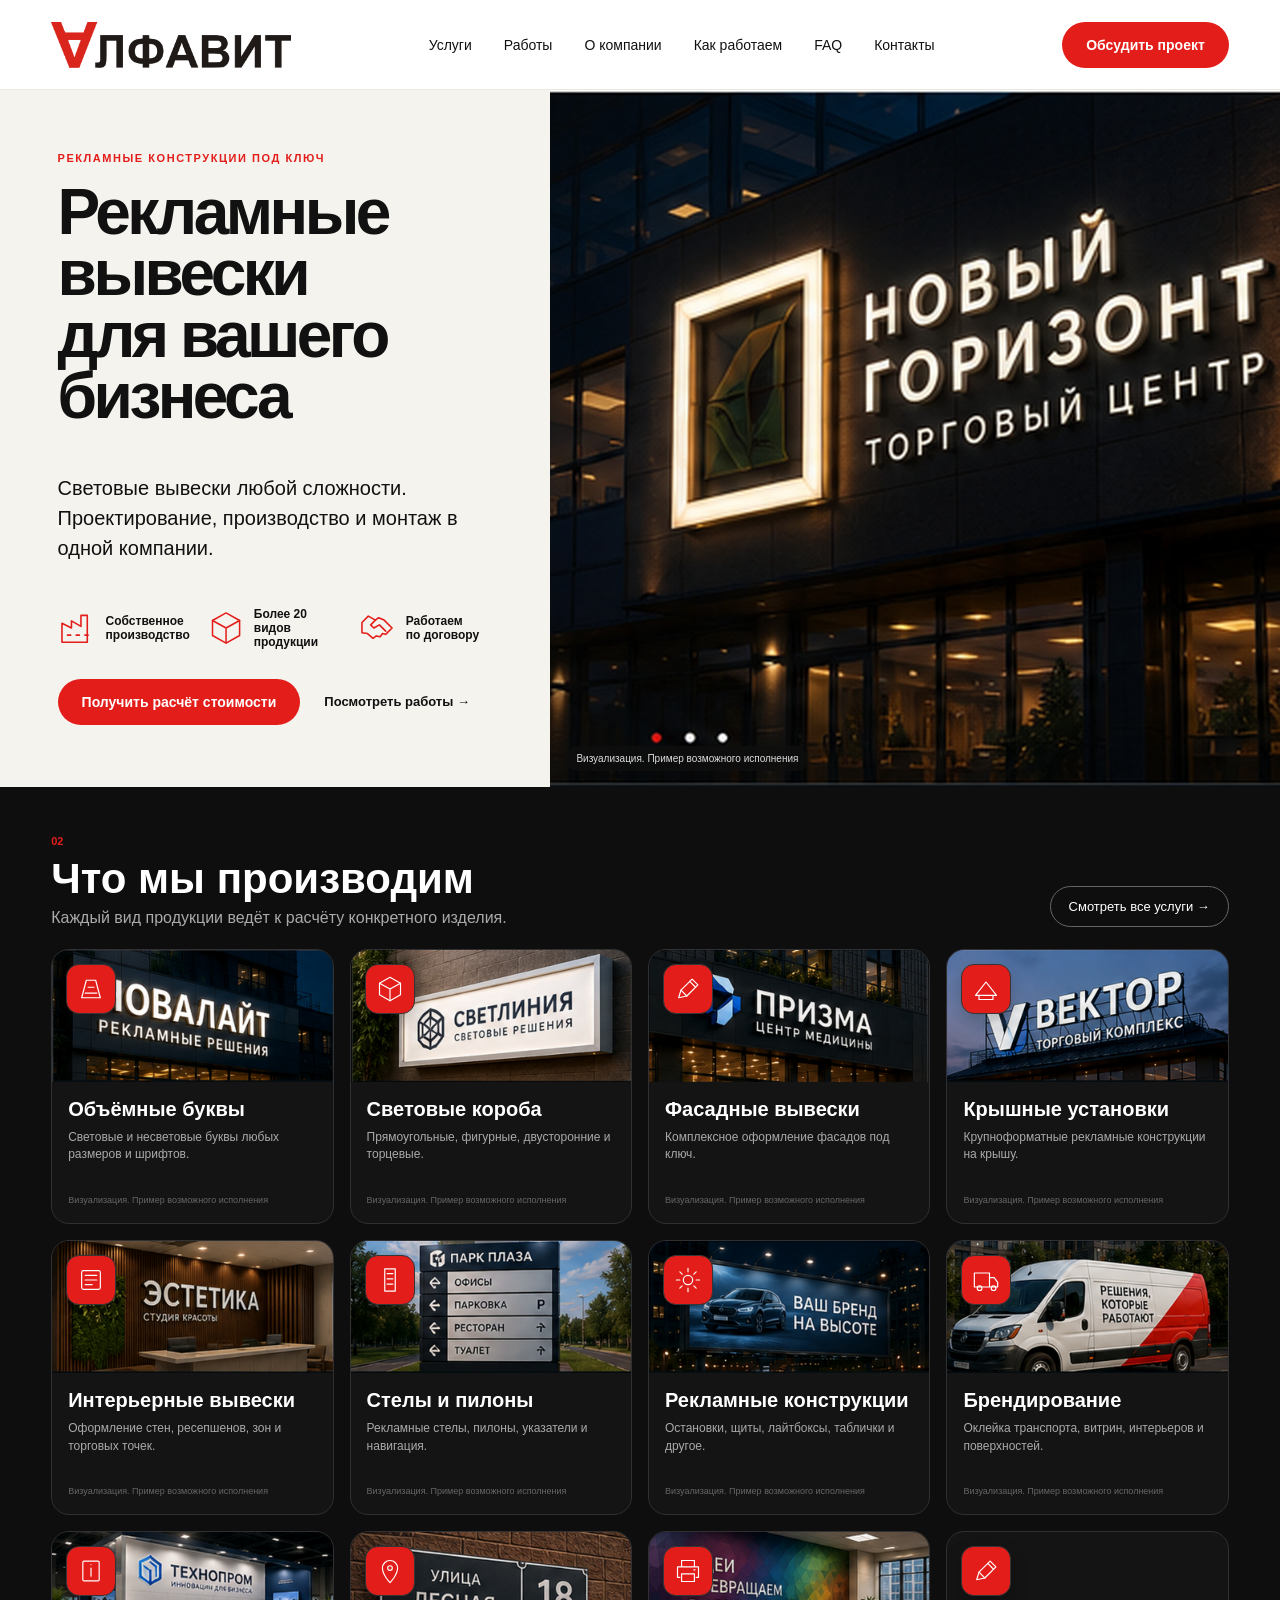
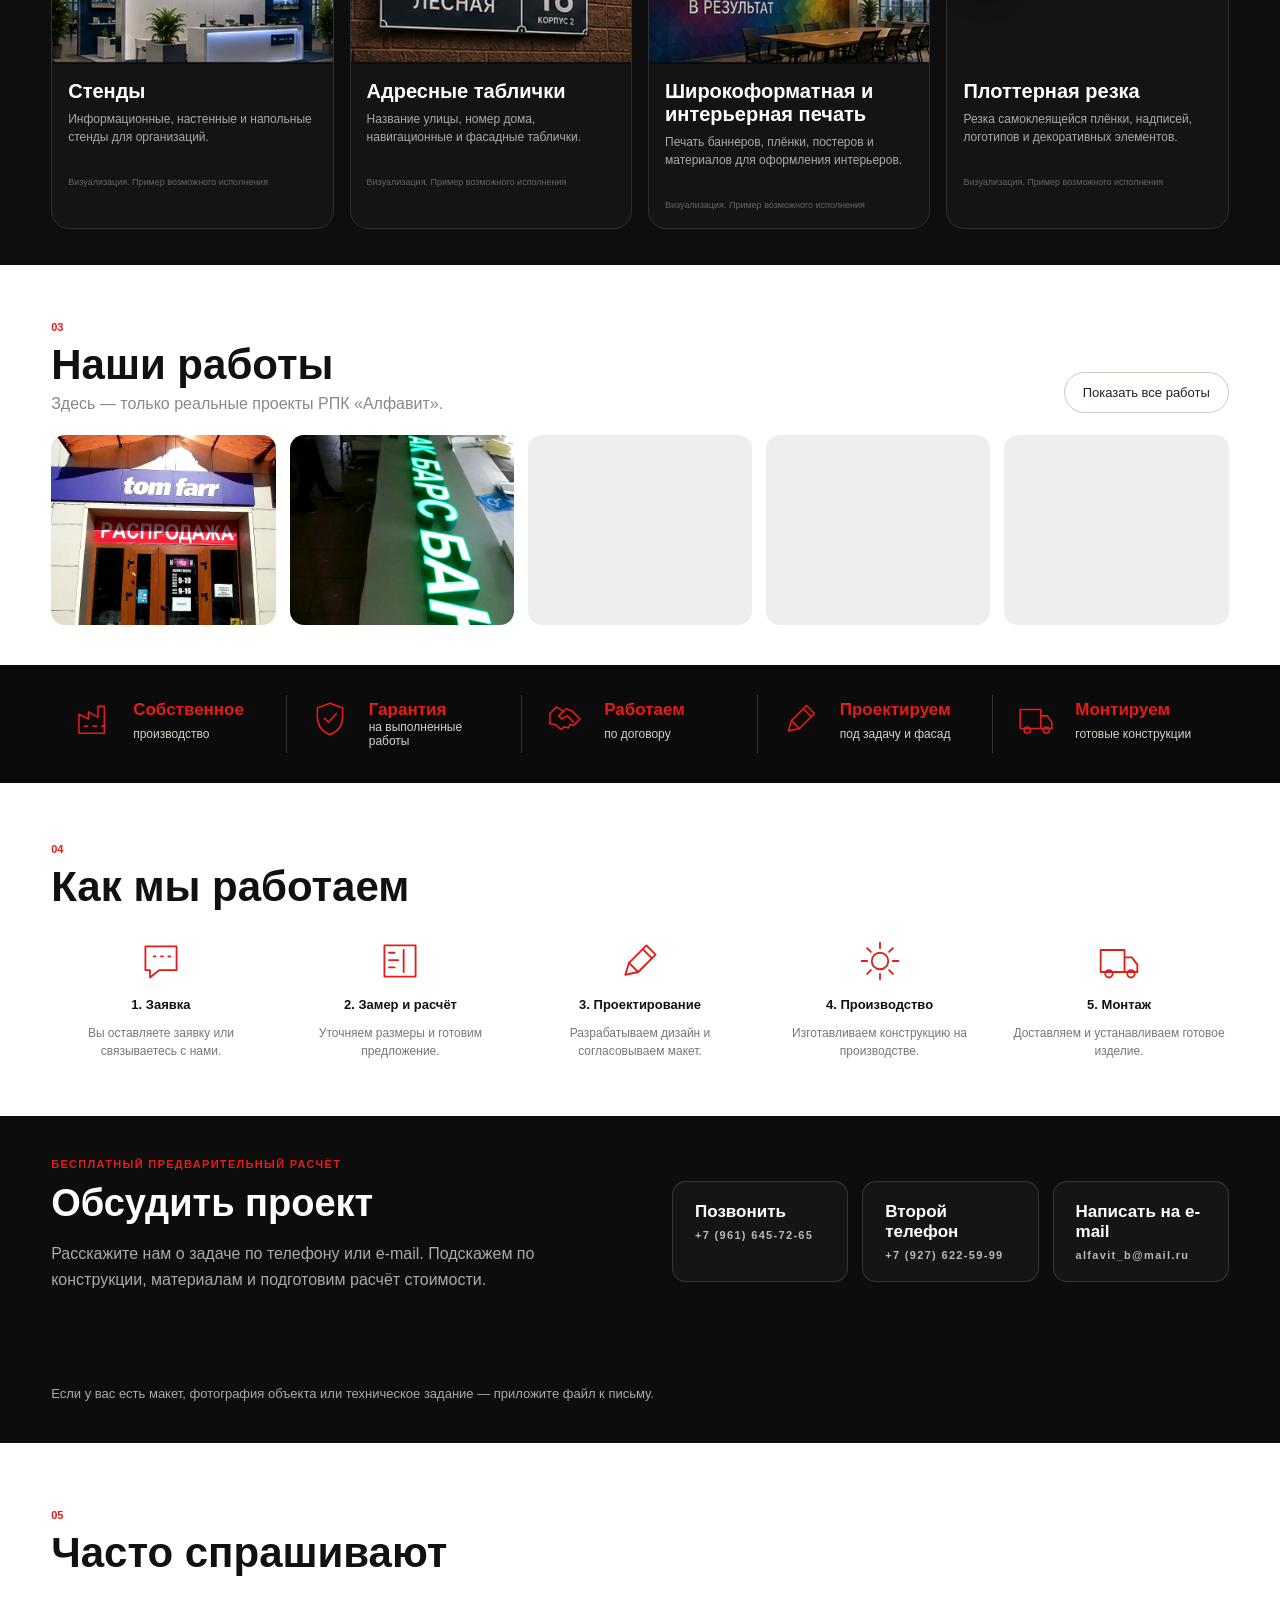
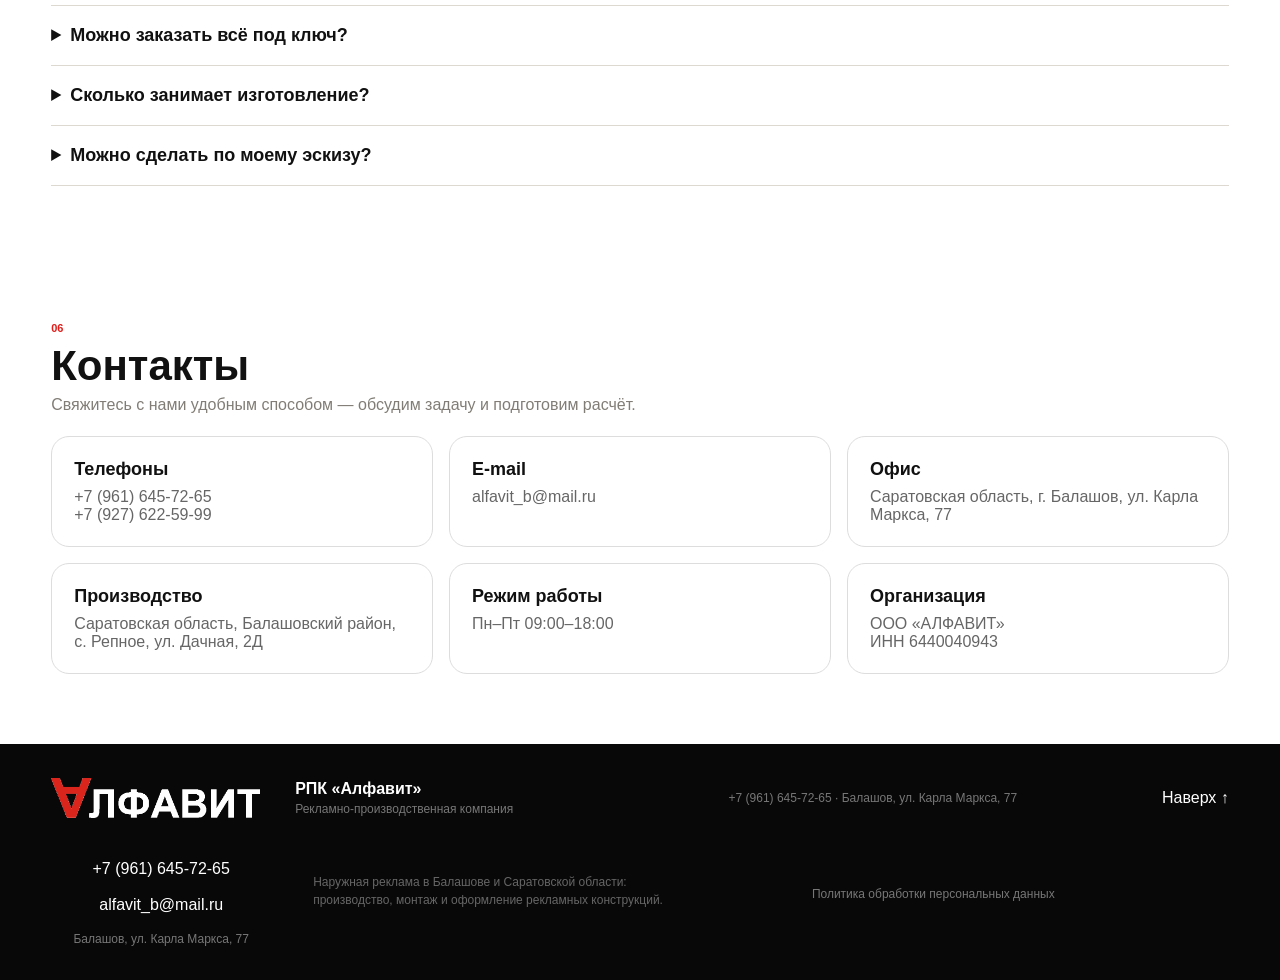
<file: index.html>
<!DOCTYPE html>

<html lang="ru">
<head>
<!-- BUILD: ALFAVIT-SEO-READY-20260820 -->

<title>РПК «Алфавит» — вывески, наружная реклама и печать в Балашове</title>
<meta name="description" content="Производство рекламных конструкций в Балашове: объёмные буквы, световые короба, фасадные и крышные вывески, стелы, стенды, брендирование, широкоформатная печать и плоттерная резка.">
<meta name="robots" content="index,follow,max-image-preview:large,max-snippet:-1,max-video-preview:-1">
<link rel="canonical" href="https://alfavit.nikolaryzh.workers.dev/">
<meta property="og:type" content="website">
<meta property="og:locale" content="ru_RU">
<meta property="og:site_name" content="РПК «Алфавит»">
<meta property="og:title" content="РПК «Алфавит» — вывески, наружная реклама и печать в Балашове">
<meta property="og:description" content="Производство рекламных конструкций в Балашове: объёмные буквы, световые короба, фасадные и крышные вывески, стелы, стенды, брендирование, широкоформатная печать и плоттерная резка.">
<meta property="og:url" content="https://alfavit.nikolaryzh.workers.dev/">
<meta property="og:image" content="https://alfavit.nikolaryzh.workers.dev/hero-novyi-gorizont.jpg">
<meta name="twitter:card" content="summary_large_image">
<meta name="twitter:title" content="РПК «Алфавит» — вывески, наружная реклама и печать в Балашове">
<meta name="twitter:description" content="Производство рекламных конструкций в Балашове: объёмные буквы, световые короба, фасадные и крышные вывески, стелы, стенды, брендирование, широкоформатная печать и плоттерная резка.">
<meta name="twitter:image" content="https://alfavit.nikolaryzh.workers.dev/hero-novyi-gorizont.jpg">
<script type="application/ld+json">{"@context": "https://schema.org", "@type": ["LocalBusiness", "Organization"], "name": "РПК «Алфавит»", "legalName": "ООО «АЛФАВИТ»", "url": "https://alfavit.nikolaryzh.workers.dev/", "logo": "https://alfavit.nikolaryzh.workers.dev/logo-transparent.png", "image": "https://alfavit.nikolaryzh.workers.dev/hero-novyi-gorizont.jpg", "email": "alfavit_b@mail.ru", "telephone": ["+7-961-645-72-65", "+7-927-622-59-99"], "taxID": "6440040943", "address": {"@type": "PostalAddress", "streetAddress": "ул. Карла Маркса, 77", "addressLocality": "Балашов", "addressRegion": "Саратовская область", "postalCode": "412316", "addressCountry": "RU"}, "openingHoursSpecification": [{"@type": "OpeningHoursSpecification", "dayOfWeek": ["Monday", "Tuesday", "Wednesday", "Thursday", "Friday"], "opens": "09:00", "closes": "18:00"}], "areaServed": [{"@type": "City", "name": "Балашов"}, {"@type": "AdministrativeArea", "name": "Саратовская область"}], "description": "Производство рекламных конструкций в Балашове: объёмные буквы, световые короба, фасадные и крышные вывески, стелы, стенды, брендирование, широкоформатная печать и плоттерная резка."}</script>




<meta charset="utf-8"/>
<meta content="width=device-width,initial-scale=1" name="viewport"/>

<meta content="РПК «Алфавит»: проектирование, производство и монтаж рекламных вывесок, объёмных букв, световых коробов и фасадных конструкций." name="description"/>
<link href="style.css" rel="stylesheet"/>
<meta content="#ffffff" name="theme-color"/><meta content="website" property="og:type"/><meta content="ru_RU" property="og:locale"/><meta content="РПК «Алфавит» — рекламные вывески и наружная реклама" property="og:title"/><meta content="Проектирование, производство и монтаж рекламных вывесок, световых конструкций и наружной рекламы в Балашове." property="og:description"/><link href="favicon.png" rel="icon" sizes="32x32"/><link href="apple-touch-icon.png" rel="apple-touch-icon" sizes="180x180"/></head>
<body>
<header class="topbar">
<a class="logo" href="#top"><img alt="АЛФАВИТ" src="logo-transparent.png"/></a>
<button aria-controls="mainNav" aria-expanded="false" aria-label="Открыть меню" class="menu-toggle" type="button">☰</button><nav id="mainNav">
<a href="#services">Услуги</a>
<a href="#works">Работы</a>
<a href="#about">О компании</a>
<a href="#steps">Как работаем</a>
<a href="#faq">FAQ</a>
<a href="#contacts">Контакты</a>
</nav>
<a class="header-cta" href="#calc">Обсудить проект</a>
</header>
<main id="top">
<section class="hero">
<div class="hero-copy">
<span class="eyebrow">РЕКЛАМНЫЕ КОНСТРУКЦИИ ПОД КЛЮЧ</span>
<h1>Рекламные<br/>вывески<br/>для вашего<br/>бизнеса</h1>
<p>Световые вывески любой сложности. Проектирование, производство и монтаж в одной компании.</p>
<div class="hero-benefits">
<div><i><svg viewbox="0 0 48 48"><path d="M5 42V18l12 6v-9l12 7V8h8v34H5Z"></path><path d="M12 33h4m7 0h4m7 0h4"></path></svg></i><span>Собственное<br/>производство</span></div>
<div><i><svg viewbox="0 0 48 48"><path d="M24 4 42 14v20L24 44 6 34V14L24 4Z"></path><path d="m6 14 18 10 18-10M24 24v20"></path></svg></i><span>Более 20 видов<br/>продукции</span></div>
<div><i><svg viewbox="0 0 48 48"><path d="m5 17 8-8 9 5 4-3 7 3 10 10-8 8-4-1-3 4-5-1-4 3-7-6-7-1V17Z"></path><path d="m22 14-6 6 4 4 7-4 8 8"></path></svg></i><span>Работаем<br/>по договору</span></div>
</div>
<div class="hero-actions">
<a class="primary" href="#calc">Получить расчёт стоимости</a>
<a class="text-link" href="#works">Посмотреть работы →</a>
</div>
</div>
<div class="hero-image">
<img alt="Визуализация рекламной вывески «Новый горизонт»" decoding="async" fetchpriority="high" height="1067" src="hero-novyi-gorizont.jpg" width="1600"/>
<span>Визуализация. Пример возможного исполнения</span>
</div>
</section>
<section class="services" id="services">
<div class="section-head dark-head">
<div><small>02</small><h2>Что мы производим</h2><p>Каждый вид продукции ведёт к расчёту конкретного изделия.</p></div>
<a class="ghost" href="#calc">Смотреть все услуги →</a>
</div>
<div class="service-grid">
<article aria-haspopup="dialog" aria-label="Подробнее: Объёмные буквы" class="service-card" data-service="Объёмные буквы" role="button" tabindex="0">
<img alt="Объёмные буквы — визуализация" decoding="async" height="660" loading="lazy" src="service-letters.jpg?v=20260819-finalclean" width="1400"/>
<div class="service-icon"><svg viewbox="0 0 48 48"><path d="M8 39h32L32 9H16L8 39Z"></path><path d="M14 31h20M19 21h10"></path></svg></div>
<div class="service-body">
<h3>Объёмные буквы</h3>
<p>Световые и несветовые буквы любых размеров и шрифтов.</p>
<span>Визуализация. Пример возможного исполнения</span>
</div>
</article>
<article aria-haspopup="dialog" aria-label="Подробнее: Световые короба" class="service-card" data-service="Световые короба" role="button" tabindex="0">
<img alt="Световые короба — визуализация" decoding="async" height="660" loading="lazy" src="service-lightbox.jpg?v=20260819-finalclean" width="1400"/>
<div class="service-icon"><svg viewbox="0 0 48 48"><path d="M24 4 42 14v20L24 44 6 34V14L24 4Z"></path><path d="m6 14 18 10 18-10M24 24v20"></path></svg></div>
<div class="service-body">
<h3>Световые короба</h3>
<p>Прямоугольные, фигурные, двусторонние и торцевые.</p>
<span>Визуализация. Пример возможного исполнения</span>
</div>
</article>
<article aria-haspopup="dialog" aria-label="Подробнее: Фасадные вывески" class="service-card" data-service="Фасадные вывески" role="button" tabindex="0">
<img alt="Фасадные вывески — визуализация" decoding="async" height="660" loading="lazy" src="service-facade.jpg?v=20260819-finalclean" width="1400"/>
<div class="service-icon"><svg viewbox="0 0 48 48"><path d="m8 39 4-13L31 7l10 10-19 19-14 3Z"></path><path d="m27 11 10 10M12 26l10 10"></path></svg></div>
<div class="service-body">
<h3>Фасадные вывески</h3>
<p>Комплексное оформление фасадов под ключ.</p>
<span>Визуализация. Пример возможного исполнения</span>
</div>
</article>
<article aria-haspopup="dialog" aria-label="Подробнее: Крышные установки" class="service-card" data-service="Крышные установки" role="button" tabindex="0">
<img alt="Крышные установки — визуализация" decoding="async" height="660" loading="lazy" src="service-roof.jpg?v=20260819-finalclean" width="1400"/>
<div class="service-icon"><svg viewbox="0 0 48 48"><path d="M6 35h36L24 12 6 35Z"></path><path d="M12 35v7h24v-7"></path></svg></div>
<div class="service-body">
<h3>Крышные установки</h3>
<p>Крупноформатные рекламные конструкции на крышу.</p>
<span>Визуализация. Пример возможного исполнения</span>
</div>
</article>
<article aria-haspopup="dialog" aria-label="Подробнее: Интерьерные вывески" class="service-card" data-service="Интерьерные вывески" role="button" tabindex="0">
<img alt="Интерьерные вывески — визуализация" decoding="async" height="660" loading="lazy" src="service-interior.jpg?v=20260819-finalclean" width="1400"/>
<div class="service-icon"><svg viewbox="0 0 48 48"><rect height="32" rx="3" width="32" x="8" y="8"></rect><path d="M14 16h20M14 24h20M14 32h12"></path></svg></div>
<div class="service-body">
<h3>Интерьерные вывески</h3>
<p>Оформление стен, ресепшенов, зон и торговых точек.</p>
<span>Визуализация. Пример возможного исполнения</span>
</div>
</article>
<article aria-haspopup="dialog" aria-label="Подробнее: Стелы и пилоны" class="service-card" data-service="Стелы и пилоны" role="button" tabindex="0">
<img alt="Стелы и пилоны — визуализация" decoding="async" height="660" loading="lazy" src="service-pylon.jpg?v=20260819-finalclean" width="1400"/>
<div class="service-icon"><svg viewbox="0 0 48 48"><path d="M15 5h18v38H15z"></path><path d="M19 13h10M19 22h10M19 31h10"></path></svg></div>
<div class="service-body">
<h3>Стелы и пилоны</h3>
<p>Рекламные стелы, пилоны, указатели и навигация.</p>
<span>Визуализация. Пример возможного исполнения</span>
</div>
</article>
<article aria-haspopup="dialog" aria-label="Подробнее: Рекламные конструкции" class="service-card" data-service="Рекламные конструкции" role="button" tabindex="0">
<img alt="Рекламные конструкции — визуализация" decoding="async" height="660" loading="lazy" src="service-structures.jpg?v=20260819-finalclean" width="1400"/>
<div class="service-icon"><svg viewbox="0 0 48 48"><circle cx="24" cy="24" r="8"></circle><path d="M24 4v6m0 28v6M4 24h6m28 0h6M10 10l4 4m20 20 4 4m0-28-4 4M14 34l-4 4"></path></svg></div>
<div class="service-body">
<h3>Рекламные конструкции</h3>
<p>Остановки, щиты, лайтбоксы, таблички и другое.</p>
<span>Визуализация. Пример возможного исполнения</span>
</div>
</article>
<article aria-haspopup="dialog" aria-label="Подробнее: Брендирование" class="service-card" data-service="Брендирование" role="button" tabindex="0">
<img alt="Брендирование — визуализация" decoding="async" height="660" loading="lazy" src="service-branding.jpg?v=20260819-finalclean" width="1400"/>
<div class="service-icon"><svg viewbox="0 0 48 48"><path d="M4 12h26v24H4zM30 20h8l6 8v8H30z"></path><circle cx="13" cy="38" r="4"></circle><circle cx="37" cy="38" r="4"></circle></svg></div>
<div class="service-body">
<h3>Брендирование</h3>
<p>Оклейка транспорта, витрин, интерьеров и поверхностей.</p>
<span>Визуализация. Пример возможного исполнения</span>
</div>
</article>
<article aria-haspopup="dialog" aria-label="Подробнее: Стенды" class="service-card" data-service="Стенды" role="button" tabindex="0">
<img alt="Стенды — визуализация" decoding="async" height="660" loading="lazy" src="service-stands.jpg?v=20260819-finalclean" width="1400"/>
<div class="service-icon"><svg viewbox="0 0 48 48"><rect height="34" rx="2" width="28" x="10" y="7"></rect><path d="M24 19v14M24 13h.01"></path></svg></div>
<div class="service-body">
<h3>Стенды</h3>
<p>Информационные, настенные и напольные стенды для организаций.</p>
<span>Визуализация. Пример возможного исполнения</span>
</div>
</article>
<article aria-haspopup="dialog" aria-label="Подробнее: Адресные таблички" class="service-card" data-service="Адресные таблички" role="button" tabindex="0">
<img alt="Адресные таблички — визуализация" decoding="async" height="660" loading="lazy" src="service-address.jpg?v=20260819-finalclean" width="1400"/>
<div class="service-icon"><svg viewbox="0 0 48 48"><path d="M24 44s13-13 13-25a13 13 0 1 0-26 0c0 12 13 25 13 25Z"></path><circle cx="24" cy="19" r="4"></circle></svg></div>
<div class="service-body">
<h3>Адресные таблички</h3>
<p>Название улицы, номер дома, навигационные и фасадные таблички.</p>
<span>Визуализация. Пример возможного исполнения</span>
</div>
</article>
<article aria-haspopup="dialog" aria-label="Подробнее: Широкоформатная и интерьерная печать" class="service-card" data-service="Широкоформатная и интерьерная печать" role="button" tabindex="0">
<img alt="Широкоформатная и интерьерная печать — визуализация" decoding="async" height="660" loading="lazy" src="service-print.jpg?v=20260819-finalclean" width="1400"/>
<div class="service-icon"><svg viewbox="0 0 48 48"><path d="M13 16V6h22v10M10 35H6V17h36v18h-4"></path><rect height="13" width="22" x="13" y="29"></rect><path d="M34 22h2"></path></svg></div>
<div class="service-body">
<h3>Широкоформатная и интерьерная печать</h3>
<p>Печать баннеров, плёнки, постеров и материалов для оформления интерьеров.</p>
<span>Визуализация. Пример возможного исполнения</span>
</div>
</article>
<article aria-haspopup="dialog" aria-label="Подробнее: Плоттерная резка" class="service-card" data-service="Плоттерная резка" role="button" tabindex="0">
<img alt="Плоттерная резка — визуализация" decoding="async" height="660" loading="lazy" src="service-plotter.jpg?v=20260819-finalclean" width="1400"/>
<div class="service-icon"><svg viewbox="0 0 48 48"><path d="m8 39 4-13L31 7l10 10-19 19-14 3Z"></path><path d="m27 11 10 10M12 26l10 10"></path></svg></div>
<div class="service-body">
<h3>Плоттерная резка</h3>
<p>Резка самоклеящейся плёнки, надписей, логотипов и декоративных элементов.</p>
<span>Визуализация. Пример возможного исполнения</span>
</div>
</article>
</div>
</section>
<section class="works" id="works">
<div class="section-head">
<div><small>03</small><h2>Наши работы</h2><p>Здесь — только реальные проекты РПК «Алфавит».</p></div>
<button class="outline" id="showAllWorks">Показать все работы</button>
</div>
<div class="works-row">
<figure class="work-card">
<img alt="Реализованный проект РПК «Алфавит» — наружная вывеска" decoding="async" height="960" loading="lazy" src="work-01.webp" width="1280"/>
</figure>
<figure class="work-card">
<img alt="Реализованный проект РПК «Алфавит» — световые объёмные буквы" decoding="async" height="1707" loading="lazy" src="work-02.webp" width="1280"/>
</figure>
<figure class="work-card">
<img alt="Реализованный проект РПК «Алфавит» — оформление фасада" decoding="async" height="960" loading="lazy" src="work-03.webp" width="1280"/>
</figure>
<figure class="work-card">
<img alt="Реализованный проект РПК «Алфавит» — фасадная рекламная конструкция" decoding="async" height="960" loading="lazy" src="work-04.webp" width="1280"/>
</figure>
<figure class="work-card">
<img alt="Реализованный проект РПК «Алфавит» — наружная реклама" decoding="async" height="960" loading="lazy" src="work-05.webp" width="1280"/>
</figure></div>
<div class="works-more" id="worksMore">
<figure class="work-card"><img alt="Реализованный проект РПК «Алфавит» — работа 6" decoding="async" height="960" loading="lazy" src="work-06.webp" width="1280"/></figure><figure class="work-card"><img alt="Реализованный проект РПК «Алфавит» — работа 7" decoding="async" height="960" loading="lazy" src="work-07.webp" width="1280"/></figure><figure class="work-card"><img alt="Реализованный проект РПК «Алфавит» — работа 8" decoding="async" height="960" loading="lazy" src="work-08.webp" width="1280"/></figure><figure class="work-card"><img alt="Реализованный проект РПК «Алфавит» — работа 9" decoding="async" height="540" loading="lazy" src="work-09.webp" width="960"/></figure><figure class="work-card"><img alt="Реализованный проект РПК «Алфавит» — работа 10" decoding="async" height="1080" loading="lazy" src="work-10.webp" width="1080"/></figure><figure class="work-card"><img alt="Реализованный проект РПК «Алфавит» — работа 11" decoding="async" height="1080" loading="lazy" src="work-11.webp" width="1080"/></figure><figure class="work-card"><img alt="Реализованный проект РПК «Алфавит» — работа 12" decoding="async" height="567" loading="lazy" src="work-12.webp" width="1008"/></figure><figure class="work-card"><img alt="Реализованный проект РПК «Алфавит» — работа 13" decoding="async" height="567" loading="lazy" src="work-13.webp" width="1008"/></figure><figure class="work-card"><img alt="Реализованный проект РПК «Алфавит» — работа 14" decoding="async" height="521" loading="lazy" src="work-14.webp" width="1156"/></figure><figure class="work-card"><img alt="Реализованный проект РПК «Алфавит» — работа 15" decoding="async" height="960" loading="lazy" src="work-15.webp" width="1280"/></figure><figure class="work-card"><img alt="Реализованный проект РПК «Алфавит» — работа 16" decoding="async" height="960" loading="lazy" src="work-16.webp" width="1280"/></figure><figure class="work-card"><img alt="Реализованный проект РПК «Алфавит» — работа 17" decoding="async" height="960" loading="lazy" src="work-17.webp" width="1280"/></figure><figure class="work-card"><img alt="Реализованный проект РПК «Алфавит» — работа 18" decoding="async" height="960" loading="lazy" src="work-18.webp" width="1280"/></figure><figure class="work-card"><img alt="Реализованный проект РПК «Алфавит» — работа 19" decoding="async" height="960" loading="lazy" src="work-19.webp" width="1280"/></figure><figure class="work-card"><img alt="Реализованный проект РПК «Алфавит» — работа 20" decoding="async" height="960" loading="lazy" src="work-20.webp" width="1280"/></figure>
</div>
</section>
<section class="stats" id="about">
<div><i><svg viewbox="0 0 48 48"><path d="M5 42V18l12 6v-9l12 7V8h8v34H5Z"></path><path d="M12 33h4m7 0h4m7 0h4"></path></svg></i><b>Собственное</b><span>производство</span></div>
<div><i><svg viewbox="0 0 48 48"><path d="M24 4 40 10v11c0 11-7 19-16 23C15 40 8 32 8 21V10l16-6Z"></path><path d="m17 23 5 5 10-11"></path></svg></i><b>Гарантия</b><span>на выполненные работы</span></div>
<div><i><svg viewbox="0 0 48 48"><path d="m5 17 8-8 9 5 4-3 7 3 10 10-8 8-4-1-3 4-5-1-4 3-7-6-7-1V17Z"></path><path d="m22 14-6 6 4 4 7-4 8 8"></path></svg></i><b>Работаем</b><span>по договору</span></div>
<div><i><svg viewbox="0 0 48 48"><path d="m8 39 4-13L31 7l10 10-19 19-14 3Z"></path><path d="m27 11 10 10M12 26l10 10"></path></svg></i><b>Проектируем</b><span>под задачу и фасад</span></div>
<div><i><svg viewbox="0 0 48 48"><path d="M4 12h26v24H4zM30 20h8l6 8v8H30z"></path><circle cx="13" cy="38" r="4"></circle><circle cx="37" cy="38" r="4"></circle></svg></i><b>Монтируем</b><span>готовые конструкции</span></div>
</section>
<section class="steps" id="steps">
<div class="section-head">
<div><small>04</small><h2>Как мы работаем</h2></div>
</div>
<div class="step-grid">
<article><i><svg viewbox="0 0 48 48"><path d="M7 8h34v26H22l-10 8v-8H7V8Z"></path><path d="M16 19h2m6 0h2m6 0h2"></path></svg></i><b>1. Заявка</b><p>Вы оставляете заявку или связываетесь с нами.</p></article>
<article><i><svg viewbox="0 0 48 48"><path d="M7 7h34v34H7z"></path><path d="M12 15h6m-6 8h10m-10 8h6M28 12v24"></path></svg></i><b>2. Замер и расчёт</b><p>Уточняем размеры и готовим предложение.</p></article>
<article><i><svg viewbox="0 0 48 48"><path d="m8 39 4-13L31 7l10 10-19 19-14 3Z"></path><path d="m27 11 10 10M12 26l10 10"></path></svg></i><b>3. Проектирование</b><p>Разрабатываем дизайн и согласовываем макет.</p></article>
<article><i><svg viewbox="0 0 48 48"><path d="M24 15a9 9 0 1 0 0 18 9 9 0 0 0 0-18Z"></path><path d="M24 4v6m0 28v6M4 24h6m28 0h6M9.9 9.9l4.2 4.2m19.8 19.8 4.2 4.2m0-28.2-4.2 4.2M14.1 33.9l-4.2 4.2"></path></svg></i><b>4. Производство</b><p>Изготавливаем конструкцию на производстве.</p></article>
<article><i><svg viewbox="0 0 48 48"><path d="M4 12h26v24H4zM30 20h8l6 8v8H30z"></path><circle cx="13" cy="38" r="4"></circle><circle cx="37" cy="38" r="4"></circle></svg></i><b>5. Монтаж</b><p>Доставляем и устанавливаем готовое изделие.</p></article>
</div>
</section>
<section class="calc contact-cta" id="calc">
<div>
<span>БЕСПЛАТНЫЙ ПРЕДВАРИТЕЛЬНЫЙ РАСЧЁТ</span>
<h2>Обсудить проект</h2>
<p>Расскажите нам о задаче по телефону или e-mail. Подскажем по конструкции, материалам и подготовим расчёт стоимости.</p>
</div>
<div class="contact-cta-grid">
<a class="contact-cta-card" href="tel:+79616457265"><b>Позвонить</b><span>+7 (961) 645-72-65</span></a>
<a class="contact-cta-card" href="tel:+79276225999"><b>Второй телефон</b><span>+7 (927) 622-59-99</span></a>
<a class="contact-cta-card" href="mailto:alfavit_b@mail.ru?subject=Запрос%20на%20расчёт%20—%20РПК%20Алфавит"><b>Написать на e-mail</b><span>alfavit_b@mail.ru</span></a>
</div>
<p class="contact-cta-note">Если у вас есть макет, фотография объекта или техническое задание — приложите файл к письму.</p>
</section>
<section class="faq" id="faq">
<div class="section-head"><div><small>05</small><h2>Часто спрашивают</h2></div></div>
<details><summary>Можно заказать всё под ключ?</summary><p>Да. В проект можно включить замер, макет, изготовление, доставку и монтаж.</p></details>
<details><summary>Сколько занимает изготовление?</summary><p>Срок зависит от конструкции, материалов и размеров. Точный срок определяется после согласования проекта.</p></details>
<details><summary>Можно сделать по моему эскизу?</summary><p>Да. Используем ваш макет или подготовим решение с нуля.</p></details>
</section>
</main>
<section class="contacts" id="contacts">
<div class="section-head"><div><small>06</small><h2>Контакты</h2><p>Свяжитесь с нами удобным способом — обсудим задачу и подготовим расчёт.</p></div></div>
<div class="contact-grid">
<article><b>Телефоны</b><span><a href="tel:+79616457265">+7 (961) 645-72-65</a><br><a href="tel:+79276225999">+7 (927) 622-59-99</a></span></article>
<article><b>E-mail</b><span><a href="mailto:alfavit_b@mail.ru">alfavit_b@mail.ru</a></span></article>
<article><b>Офис</b><span>Саратовская область, г. Балашов, ул. Карла Маркса, 77</span></article>
<article><b>Производство</b><span>Саратовская область, Балашовский район, с. Репное, ул. Дачная, 2Д</span></article>
<article><b>Режим работы</b><span>Пн–Пт 09:00–18:00</span></article>
<article><b>Организация</b><span>ООО «АЛФАВИТ»<br>ИНН 6440040943</span></article>
</div></section>
<div aria-hidden="true" aria-labelledby="modalTitle" aria-modal="true" class="modal" id="serviceModal" role="dialog"><div class="modal-card"><button aria-label="Закрыть" class="modal-close">×</button><h3 id="modalTitle"></h3><p id="modalText"></p><button class="primary modal-calc">Обсудить проект →</button></div></div>
<div aria-hidden="true" aria-label="Просмотр работы" aria-modal="true" class="lightbox" id="lightbox" role="dialog"><button aria-label="Закрыть" class="lightbox-close">×</button><button aria-label="Предыдущая" class="lightbox-prev">‹</button><img alt="Работа РПК Алфавит"/><button aria-label="Следующая" class="lightbox-next">›</button></div>
<footer>
<img alt="АЛФАВИТ" src="logo-white.png"/>
<div><b>РПК «Алфавит»</b><span>Рекламно-производственная компания</span></div>
<div><span><a href="tel:+79616457265">+7 (961) 645-72-65</a> · Балашов, ул. Карла Маркса, 77</span></div>
<a href="#top">Наверх ↑</a>
<div class="footer-contacts"><a href="tel:+79616457265">+7 (961) 645-72-65</a><a href="mailto:alfavit_b@mail.ru">alfavit_b@mail.ru</a><span>Балашов, ул. Карла Маркса, 77</span></div><div class="seo-locality">Наружная реклама в Балашове и Саратовской области: производство, монтаж и оформление рекламных конструкций.</div><div class="legal-links"><a href="privacy-policy.html">Политика обработки персональных данных</a></div></footer>
<script src="main.js"></script>
</body>
</html>
</file>
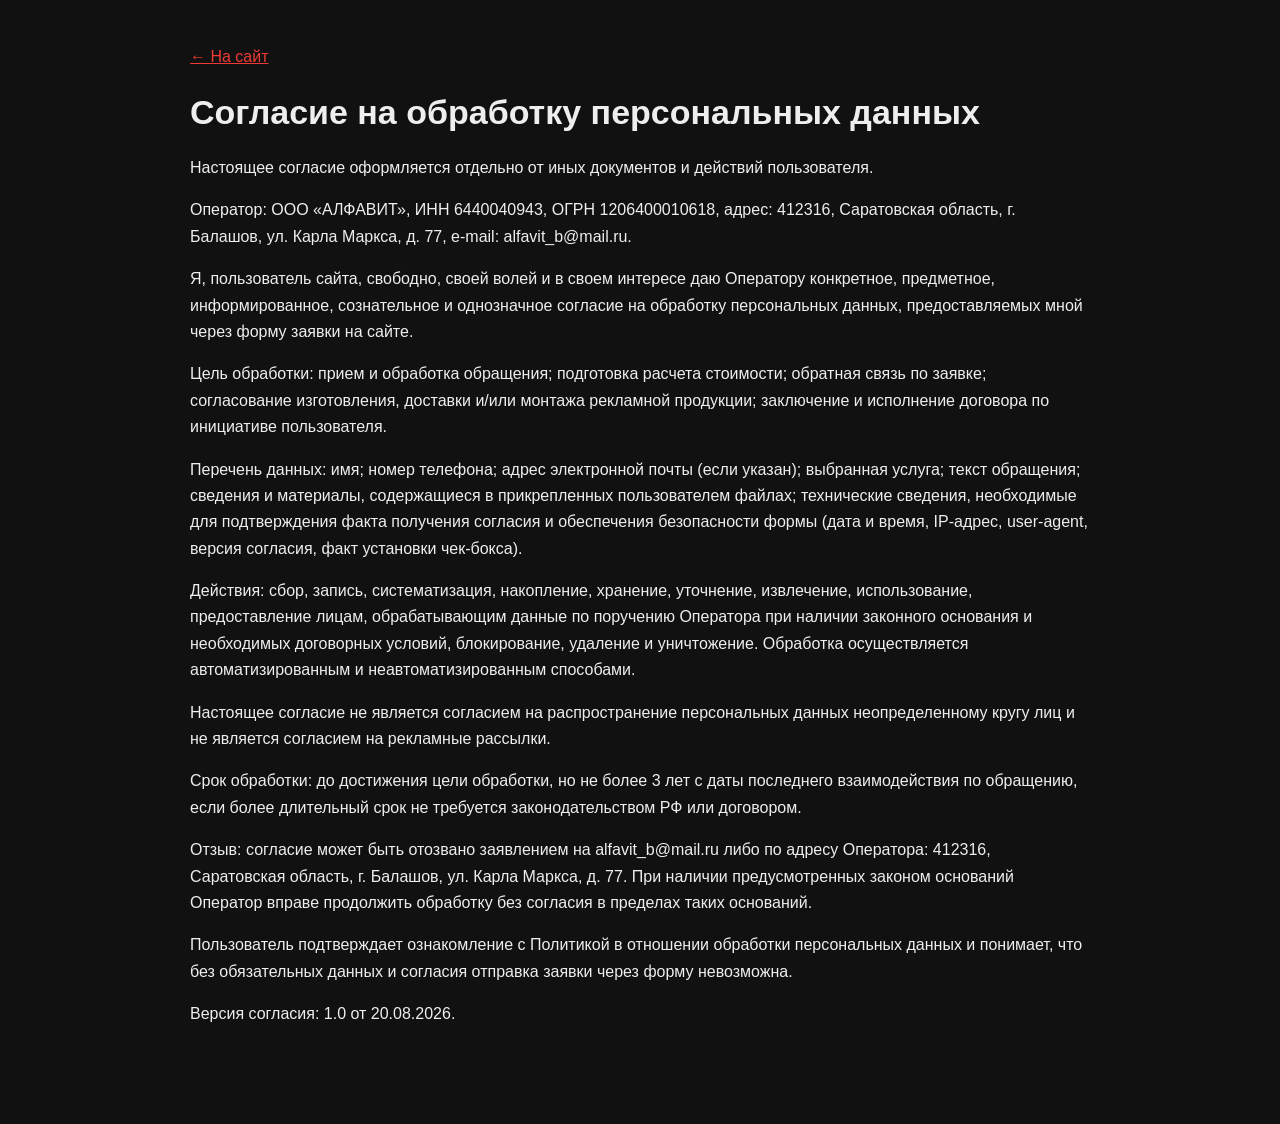
<file: consent-personal-data.html>
<!doctype html><html lang="ru"><head><meta charset="utf-8"><meta name="viewport" content="width=device-width,initial-scale=1"><title>Согласие на обработку персональных данных</title><style>body{margin:0;background:#111;color:#eee;font:16px/1.65 Arial,sans-serif}main{max-width:900px;margin:auto;padding:44px 22px 80px}a{color:#ef3b35}h1{font-size:34px;line-height:1.15}</style></head><body><main><a href="index.html">← На сайт</a><h1>Согласие на обработку персональных данных</h1><p>Настоящее согласие оформляется отдельно от иных документов и действий пользователя.</p><p>Оператор: ООО «АЛФАВИТ», ИНН 6440040943, ОГРН 1206400010618, адрес: 412316, Саратовская область, г. Балашов, ул. Карла Маркса, д. 77, e-mail: alfavit_b@mail.ru.</p><p>Я, пользователь сайта, свободно, своей волей и в своем интересе даю Оператору конкретное, предметное, информированное, сознательное и однозначное согласие на обработку персональных данных, предоставляемых мной через форму заявки на сайте.</p><p>Цель обработки: прием и обработка обращения; подготовка расчета стоимости; обратная связь по заявке; согласование изготовления, доставки и/или монтажа рекламной продукции; заключение и исполнение договора по инициативе пользователя.</p><p>Перечень данных: имя; номер телефона; адрес электронной почты (если указан); выбранная услуга; текст обращения; сведения и материалы, содержащиеся в прикрепленных пользователем файлах; технические сведения, необходимые для подтверждения факта получения согласия и обеспечения безопасности формы (дата и время, IP-адрес, user-agent, версия согласия, факт установки чек-бокса).</p><p>Действия: сбор, запись, систематизация, накопление, хранение, уточнение, извлечение, использование, предоставление лицам, обрабатывающим данные по поручению Оператора при наличии законного основания и необходимых договорных условий, блокирование, удаление и уничтожение. Обработка осуществляется автоматизированным и неавтоматизированным способами.</p><p>Настоящее согласие не является согласием на распространение персональных данных неопределенному кругу лиц и не является согласием на рекламные рассылки.</p><p>Срок обработки: до достижения цели обработки, но не более 3 лет с даты последнего взаимодействия по обращению, если более длительный срок не требуется законодательством РФ или договором.</p><p>Отзыв: согласие может быть отозвано заявлением на alfavit_b@mail.ru либо по адресу Оператора: 412316, Саратовская область, г. Балашов, ул. Карла Маркса, д. 77. При наличии предусмотренных законом оснований Оператор вправе продолжить обработку без согласия в пределах таких оснований.</p><p>Пользователь подтверждает ознакомление с Политикой в отношении обработки персональных данных и понимает, что без обязательных данных и согласия отправка заявки через форму невозможна.</p><p>Версия согласия: 1.0 от 20.08.2026.</p></main></body></html>
</file>
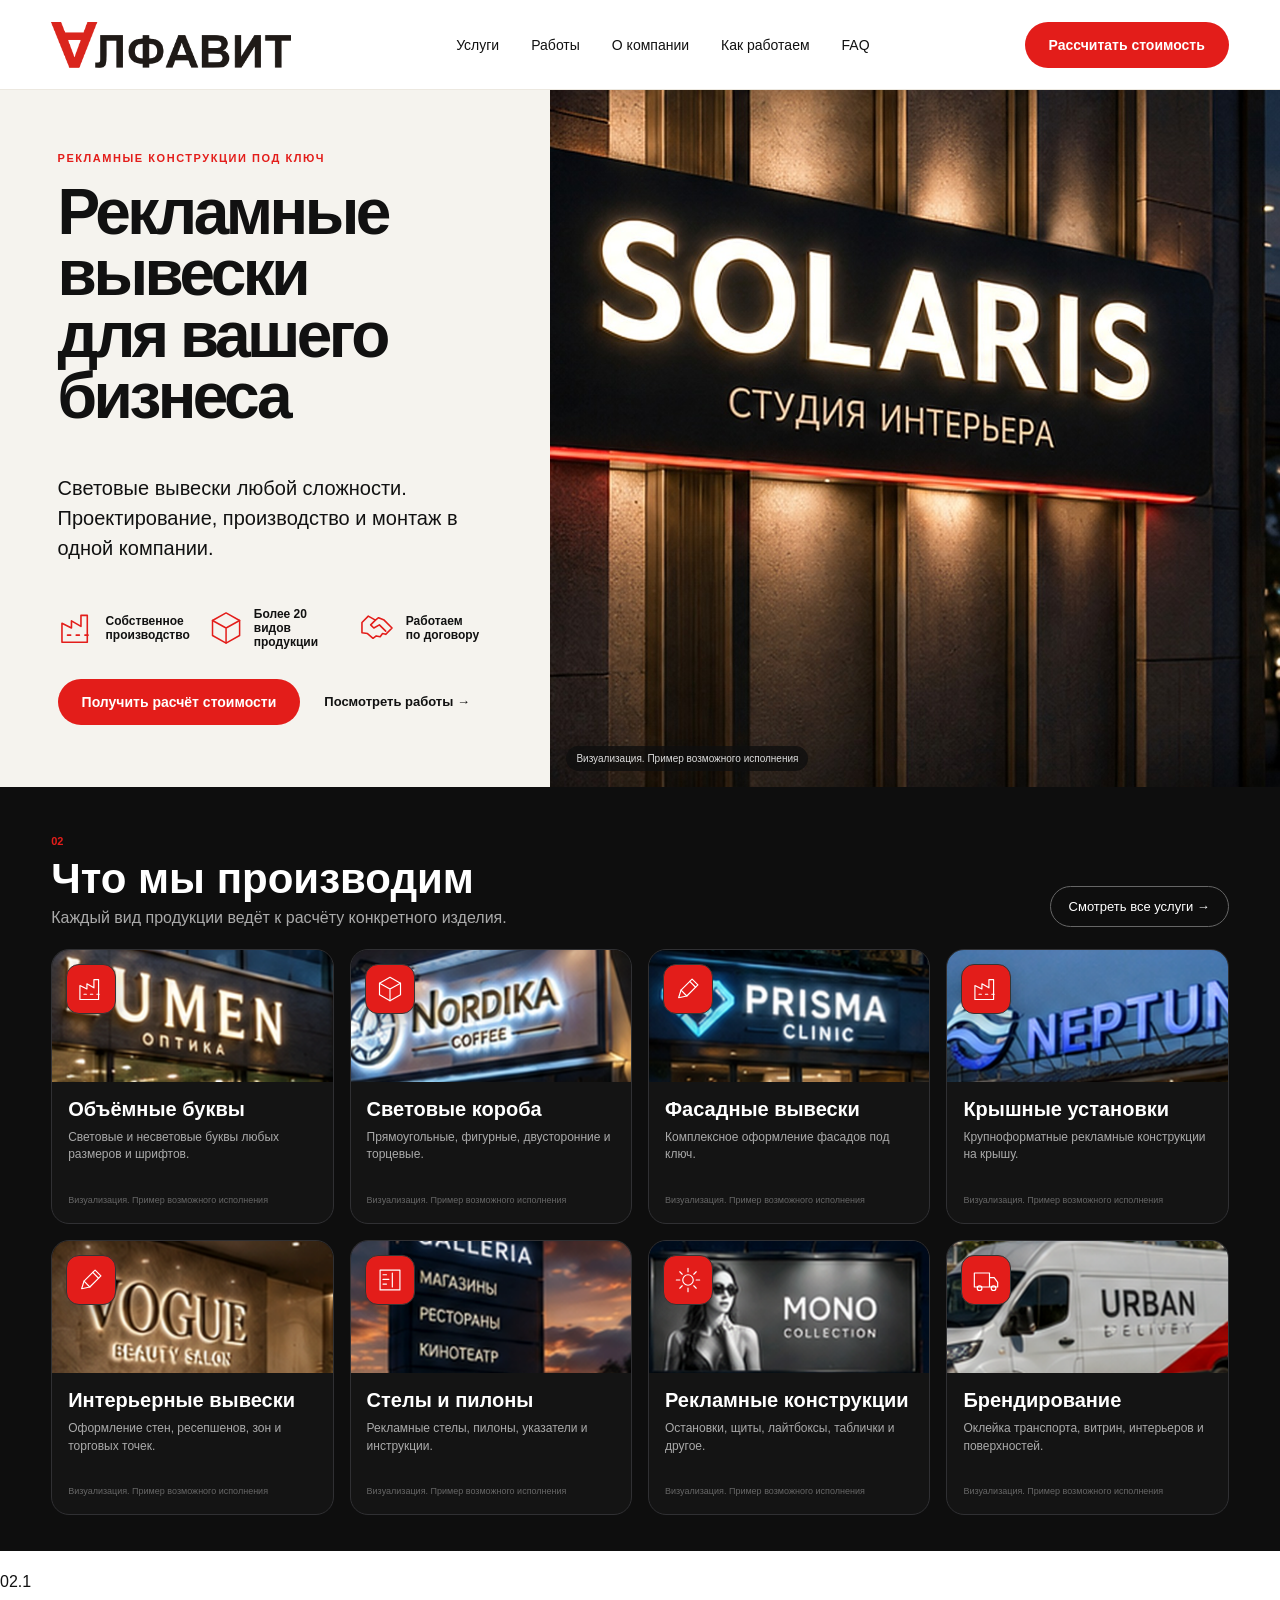
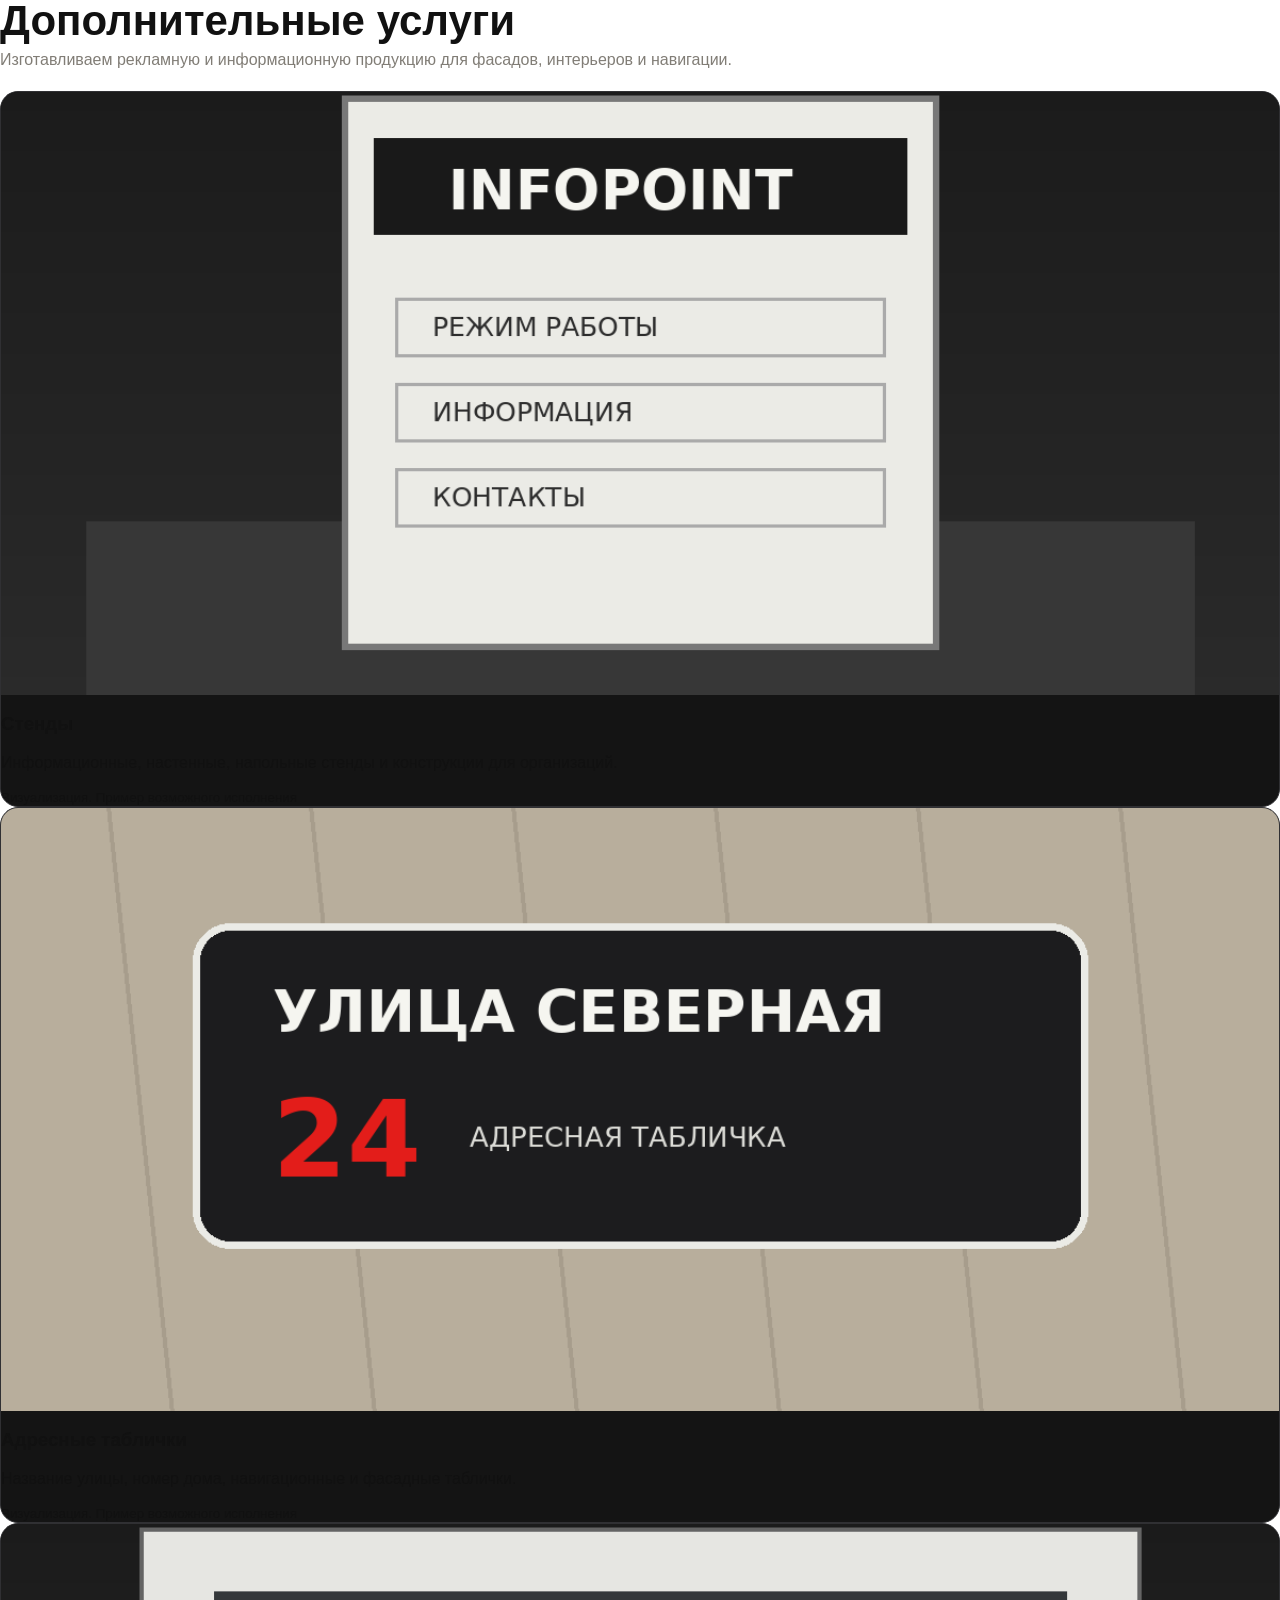
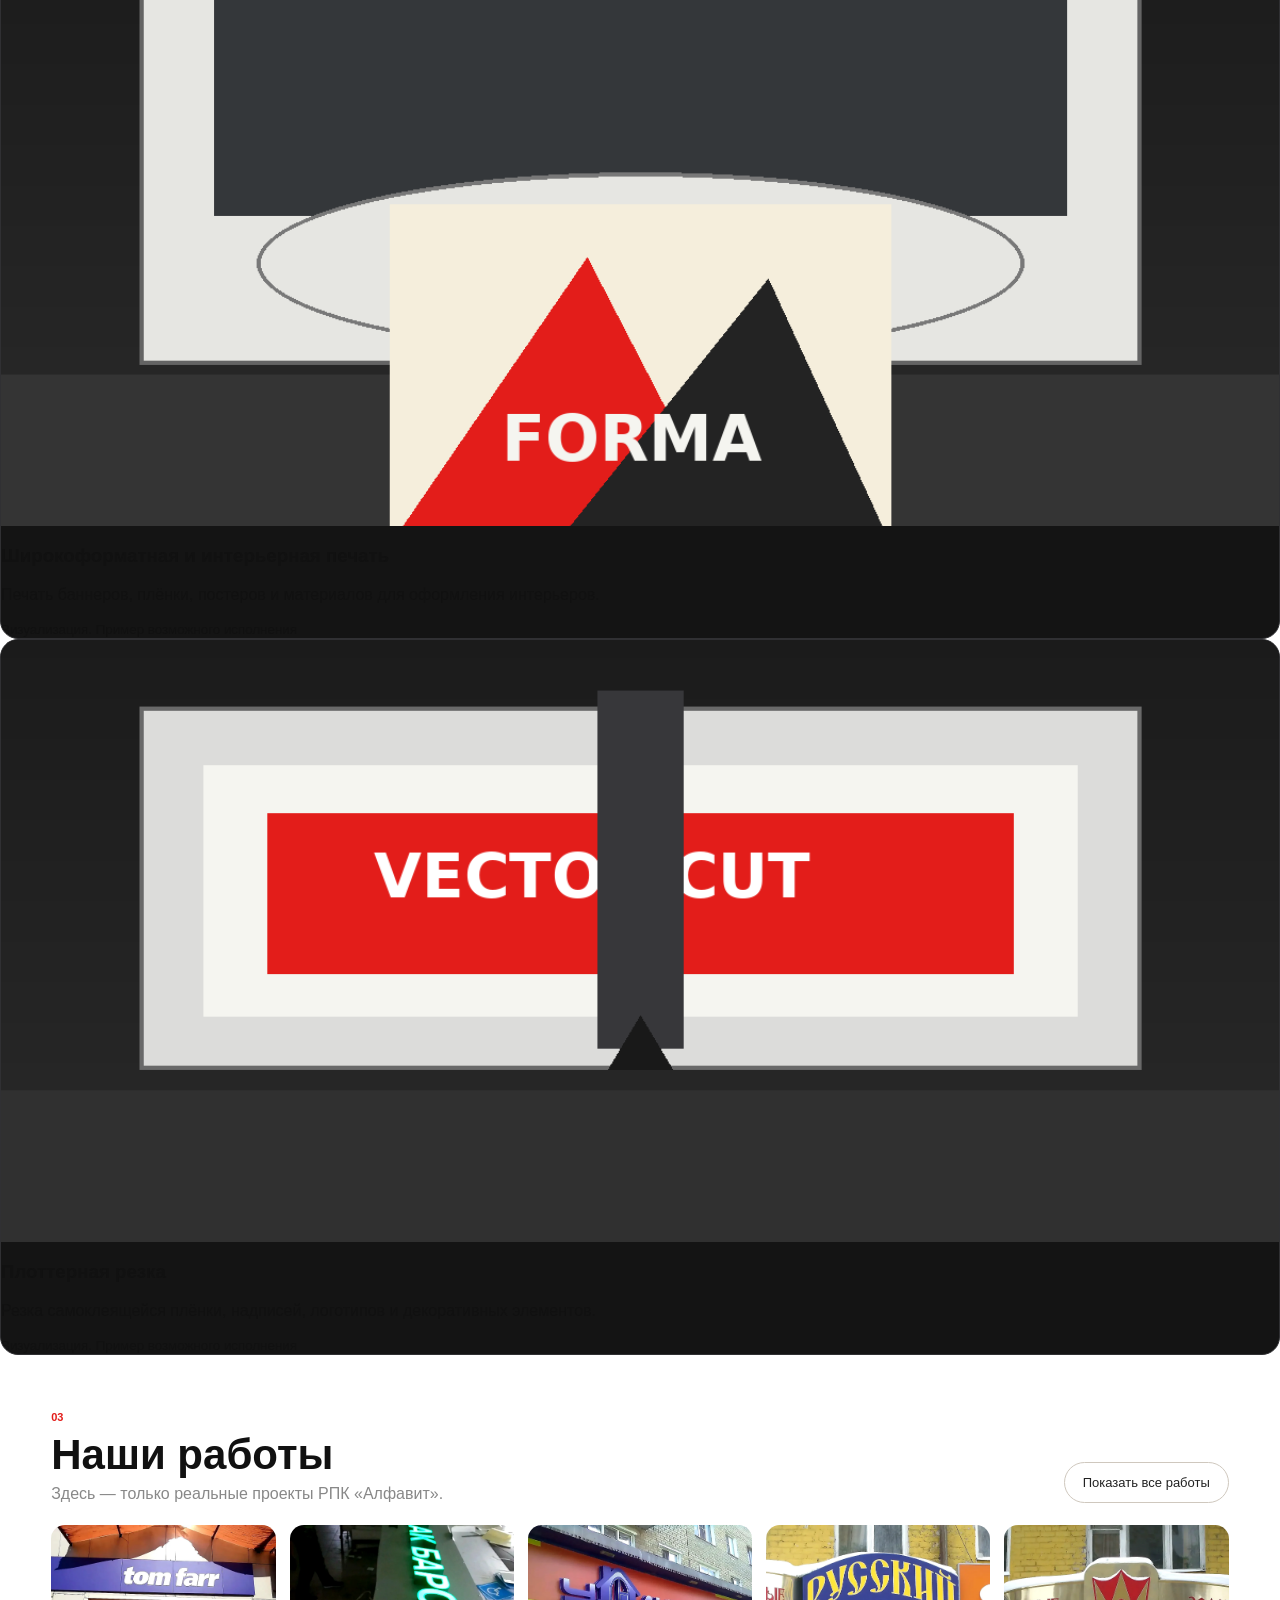
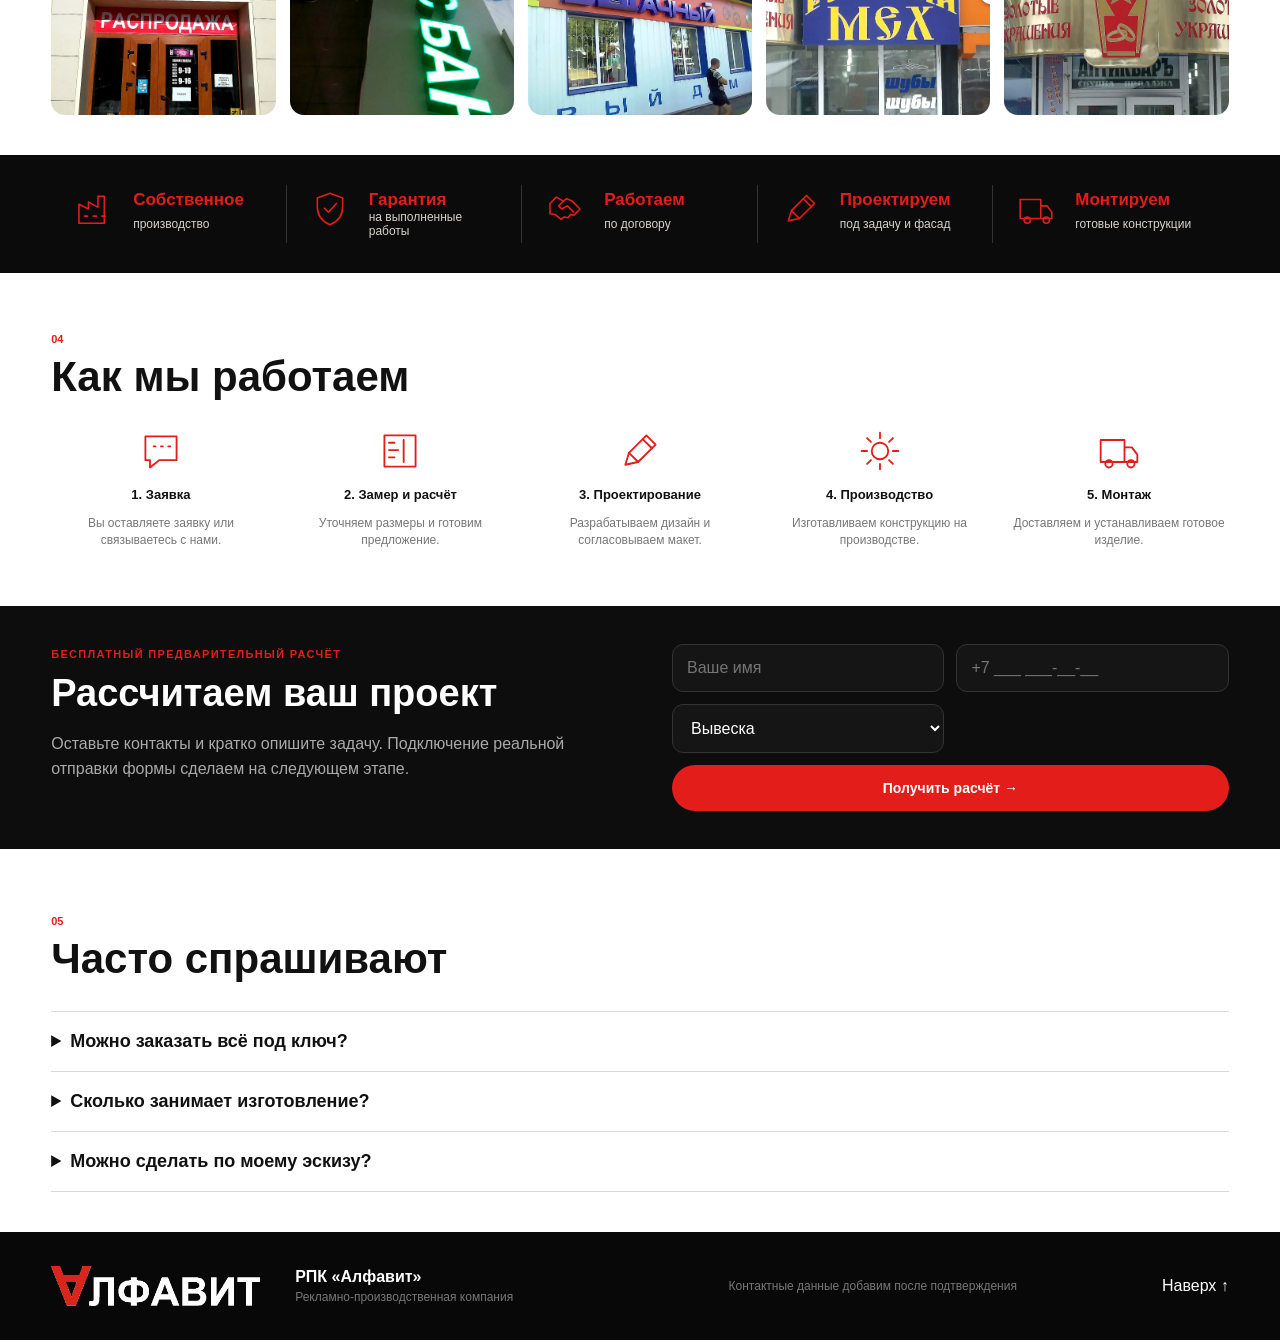
<file: index.backup.html>
<!doctype html>
<html lang="ru">
<head>
<meta charset="utf-8">
<meta name="viewport" content="width=device-width,initial-scale=1">
<title>РПК «Алфавит» — рекламные вывески и наружная реклама</title>
<meta name="description" content="РПК «Алфавит»: проектирование, производство и монтаж рекламных вывесок, объёмных букв, световых коробов и фасадных конструкций.">
<link rel="stylesheet" href="style.css">
</head>
<body>
<header class="topbar">
  <a href="#top" class="logo"><img src="logo-transparent.png" alt="АЛФАВИТ"></a>
  <nav>
    <a href="#services">Услуги</a>
    <a href="#works">Работы</a>
    <a href="#about">О компании</a>
    <a href="#steps">Как работаем</a>
    <a href="#faq">FAQ</a>
  </nav>
  <a href="#calc" class="header-cta">Рассчитать стоимость</a>
</header>

<main id="top">
<section class="hero">
  <div class="hero-copy">
    <span class="eyebrow">РЕКЛАМНЫЕ КОНСТРУКЦИИ ПОД КЛЮЧ</span>
    <h1>Рекламные<br>вывески<br>для вашего<br>бизнеса</h1>
    <p>Световые вывески любой сложности. Проектирование, производство и монтаж в одной компании.</p>
    <div class="hero-benefits">
      <div><i><svg viewBox="0 0 48 48"><path d="M5 42V18l12 6v-9l12 7V8h8v34H5Z"/><path d="M12 33h4m7 0h4m7 0h4"/></svg></i><span>Собственное<br>производство</span></div>
      <div><i><svg viewBox="0 0 48 48"><path d="M24 4 42 14v20L24 44 6 34V14L24 4Z"/><path d="m6 14 18 10 18-10M24 24v20"/></svg></i><span>Более 20 видов<br>продукции</span></div>
      <div><i><svg viewBox="0 0 48 48"><path d="m5 17 8-8 9 5 4-3 7 3 10 10-8 8-4-1-3 4-5-1-4 3-7-6-7-1V17Z"/><path d="m22 14-6 6 4 4 7-4 8 8"/></svg></i><span>Работаем<br>по договору</span></div>
    </div>
    <div class="hero-actions">
      <a class="primary" href="#calc">Получить расчёт стоимости</a>
      <a class="text-link" href="#works">Посмотреть работы →</a>
    </div>
  </div>
  <div class="hero-image">
    <img src="hero-solaris.jpg" alt="Визуализация фасадной вывески SOLARIS">
    <span>Визуализация. Пример возможного исполнения</span>
  </div>
</section>

<section class="services" id="services">
  <div class="section-head dark-head">
    <div><small>02</small><h2>Что мы производим</h2><p>Каждый вид продукции ведёт к расчёту конкретного изделия.</p></div>
    <a href="#calc" class="ghost">Смотреть все услуги →</a>
  </div>
  <div class="service-grid">
    <article class="service-card">
      <img src="service-letters.png" alt="Объёмные буквы — визуализация">
      <div class="service-icon"><svg viewBox="0 0 48 48"><path d="M5 42V18l12 6v-9l12 7V8h8v34H5Z"/><path d="M12 33h4m7 0h4m7 0h4"/></svg></div>
      <div class="service-body">
        <h3>Объёмные буквы</h3>
        <p>Световые и несветовые буквы любых размеров и шрифтов.</p>
        <span>Визуализация. Пример возможного исполнения</span>
      </div>
    </article>
    <article class="service-card">
      <img src="service-lightbox.png" alt="Световые короба — визуализация">
      <div class="service-icon"><svg viewBox="0 0 48 48"><path d="M24 4 42 14v20L24 44 6 34V14L24 4Z"/><path d="m6 14 18 10 18-10M24 24v20"/></svg></div>
      <div class="service-body">
        <h3>Световые короба</h3>
        <p>Прямоугольные, фигурные, двусторонние и торцевые.</p>
        <span>Визуализация. Пример возможного исполнения</span>
      </div>
    </article>
    <article class="service-card">
      <img src="service-facade.png" alt="Фасадные вывески — визуализация">
      <div class="service-icon"><svg viewBox="0 0 48 48"><path d="m8 39 4-13L31 7l10 10-19 19-14 3Z"/><path d="m27 11 10 10M12 26l10 10"/></svg></div>
      <div class="service-body">
        <h3>Фасадные вывески</h3>
        <p>Комплексное оформление фасадов под ключ.</p>
        <span>Визуализация. Пример возможного исполнения</span>
      </div>
    </article>
    <article class="service-card">
      <img src="service-roof.png" alt="Крышные установки — визуализация">
      <div class="service-icon"><svg viewBox="0 0 48 48"><path d="M5 42V18l12 6v-9l12 7V8h8v34H5Z"/><path d="M12 33h4m7 0h4m7 0h4"/></svg></div>
      <div class="service-body">
        <h3>Крышные установки</h3>
        <p>Крупноформатные рекламные конструкции на крышу.</p>
        <span>Визуализация. Пример возможного исполнения</span>
      </div>
    </article>
    <article class="service-card">
      <img src="service-interior.png" alt="Интерьерные вывески — визуализация">
      <div class="service-icon"><svg viewBox="0 0 48 48"><path d="m8 39 4-13L31 7l10 10-19 19-14 3Z"/><path d="m27 11 10 10M12 26l10 10"/></svg></div>
      <div class="service-body">
        <h3>Интерьерные вывески</h3>
        <p>Оформление стен, ресепшенов, зон и торговых точек.</p>
        <span>Визуализация. Пример возможного исполнения</span>
      </div>
    </article>
    <article class="service-card">
      <img src="service-pylon.png" alt="Стелы и пилоны — визуализация">
      <div class="service-icon"><svg viewBox="0 0 48 48"><path d="M7 7h34v34H7z"/><path d="M12 15h6m-6 8h10m-10 8h6M28 12v24"/></svg></div>
      <div class="service-body">
        <h3>Стелы и пилоны</h3>
        <p>Рекламные стелы, пилоны, указатели и инструкции.</p>
        <span>Визуализация. Пример возможного исполнения</span>
      </div>
    </article>
    <article class="service-card">
      <img src="service-structures.png" alt="Рекламные конструкции — визуализация">
      <div class="service-icon"><svg viewBox="0 0 48 48"><path d="M24 15a9 9 0 1 0 0 18 9 9 0 0 0 0-18Z"/><path d="M24 4v6m0 28v6M4 24h6m28 0h6M9.9 9.9l4.2 4.2m19.8 19.8 4.2 4.2m0-28.2-4.2 4.2M14.1 33.9l-4.2 4.2"/></svg></div>
      <div class="service-body">
        <h3>Рекламные конструкции</h3>
        <p>Остановки, щиты, лайтбоксы, таблички и другое.</p>
        <span>Визуализация. Пример возможного исполнения</span>
      </div>
    </article>
    <article class="service-card">
      <img src="service-branding.png" alt="Брендирование — визуализация">
      <div class="service-icon"><svg viewBox="0 0 48 48"><path d="M4 12h26v24H4zM30 20h8l6 8v8H30z"/><circle cx="13" cy="38" r="4"/><circle cx="37" cy="38" r="4"/></svg></div>
      <div class="service-body">
        <h3>Брендирование</h3>
        <p>Оклейка транспорта, витрин, интерьеров и поверхностей.</p>
        <span>Визуализация. Пример возможного исполнения</span>
      </div>
    </article></div>
</section>


<section class="all-services" id="all-services">
  <div class="section-head">
    <div>
      <div class="section-num">02.1</div>
      <h2>Дополнительные услуги</h2>
      <p>Изготавливаем рекламную и информационную продукцию для фасадов, интерьеров и навигации.</p>
    </div>
  </div>
  <div class="services-grid extra-services-grid">
    <article class="service-card"><img src="service-stands.png" alt="Стенды и информационные конструкции"><div class="service-copy"><h3>Стенды</h3><p>Информационные, настенные, напольные стенды и конструкции для организаций.</p><small>Визуализация. Пример возможного исполнения</small></div></article>
    <article class="service-card"><img src="service-address.png" alt="Адресные таблички"><div class="service-copy"><h3>Адресные таблички</h3><p>Название улицы, номер дома, навигационные и фасадные таблички.</p><small>Визуализация. Пример возможного исполнения</small></div></article>
    <article class="service-card"><img src="service-print.png" alt="Широкоформатная и интерьерная печать"><div class="service-copy"><h3>Широкоформатная и интерьерная печать</h3><p>Печать баннеров, плёнки, постеров и материалов для оформления интерьеров.</p><small>Визуализация. Пример возможного исполнения</small></div></article>
    <article class="service-card"><img src="service-plotter.png" alt="Плоттерная резка"><div class="service-copy"><h3>Плоттерная резка</h3><p>Резка самоклеящейся плёнки, надписей, логотипов и декоративных элементов.</p><small>Визуализация. Пример возможного исполнения</small></div></article>
  </div>
</section>
<section class="works" id="works">
  <div class="section-head">
    <div><small>03</small><h2>Наши работы</h2><p>Здесь — только реальные проекты РПК «Алфавит».</p></div>
    <button id="showAllWorks" class="outline">Показать все работы</button>
  </div>
  <div class="works-row">
    <figure class="work-card">
      <img src="work-01.webp" alt="Реальная работа РПК Алфавит">
    </figure>
    <figure class="work-card">
      <img src="work-02.webp" alt="Реальная работа РПК Алфавит">
    </figure>
    <figure class="work-card">
      <img src="work-03.webp" alt="Реальная работа РПК Алфавит">
    </figure>
    <figure class="work-card">
      <img src="work-04.webp" alt="Реальная работа РПК Алфавит">
    </figure>
    <figure class="work-card">
      <img src="work-05.webp" alt="Реальная работа РПК Алфавит">
    </figure></div>
  <div class="works-more" id="worksMore">
    <figure class="work-card"><img src="work-06.webp" alt="Реальная работа РПК Алфавит"></figure><figure class="work-card"><img src="work-07.webp" alt="Реальная работа РПК Алфавит"></figure><figure class="work-card"><img src="work-08.webp" alt="Реальная работа РПК Алфавит"></figure><figure class="work-card"><img src="work-09.webp" alt="Реальная работа РПК Алфавит"></figure><figure class="work-card"><img src="work-10.webp" alt="Реальная работа РПК Алфавит"></figure><figure class="work-card"><img src="work-11.webp" alt="Реальная работа РПК Алфавит"></figure><figure class="work-card"><img src="work-12.webp" alt="Реальная работа РПК Алфавит"></figure><figure class="work-card"><img src="work-13.webp" alt="Реальная работа РПК Алфавит"></figure><figure class="work-card"><img src="work-14.webp" alt="Реальная работа РПК Алфавит"></figure><figure class="work-card"><img src="work-15.webp" alt="Реальная работа РПК Алфавит"></figure><figure class="work-card"><img src="work-16.webp" alt="Реальная работа РПК Алфавит"></figure><figure class="work-card"><img src="work-17.webp" alt="Реальная работа РПК Алфавит"></figure><figure class="work-card"><img src="work-18.webp" alt="Реальная работа РПК Алфавит"></figure><figure class="work-card"><img src="work-19.webp" alt="Реальная работа РПК Алфавит"></figure><figure class="work-card"><img src="work-20.webp" alt="Реальная работа РПК Алфавит"></figure>
  </div>
</section>

<section class="stats" id="about">
  <div><i><svg viewBox="0 0 48 48"><path d="M5 42V18l12 6v-9l12 7V8h8v34H5Z"/><path d="M12 33h4m7 0h4m7 0h4"/></svg></i><b>Собственное</b><span>производство</span></div>
  <div><i><svg viewBox="0 0 48 48"><path d="M24 4 40 10v11c0 11-7 19-16 23C15 40 8 32 8 21V10l16-6Z"/><path d="m17 23 5 5 10-11"/></svg></i><b>Гарантия</b><span>на выполненные работы</span></div>
  <div><i><svg viewBox="0 0 48 48"><path d="m5 17 8-8 9 5 4-3 7 3 10 10-8 8-4-1-3 4-5-1-4 3-7-6-7-1V17Z"/><path d="m22 14-6 6 4 4 7-4 8 8"/></svg></i><b>Работаем</b><span>по договору</span></div>
  <div><i><svg viewBox="0 0 48 48"><path d="m8 39 4-13L31 7l10 10-19 19-14 3Z"/><path d="m27 11 10 10M12 26l10 10"/></svg></i><b>Проектируем</b><span>под задачу и фасад</span></div>
  <div><i><svg viewBox="0 0 48 48"><path d="M4 12h26v24H4zM30 20h8l6 8v8H30z"/><circle cx="13" cy="38" r="4"/><circle cx="37" cy="38" r="4"/></svg></i><b>Монтируем</b><span>готовые конструкции</span></div>
</section>

<section class="steps" id="steps">
  <div class="section-head">
    <div><small>04</small><h2>Как мы работаем</h2></div>
  </div>
  <div class="step-grid">
    <article><i><svg viewBox="0 0 48 48"><path d="M7 8h34v26H22l-10 8v-8H7V8Z"/><path d="M16 19h2m6 0h2m6 0h2"/></svg></i><b>1. Заявка</b><p>Вы оставляете заявку или связываетесь с нами.</p></article>
    <article><i><svg viewBox="0 0 48 48"><path d="M7 7h34v34H7z"/><path d="M12 15h6m-6 8h10m-10 8h6M28 12v24"/></svg></i><b>2. Замер и расчёт</b><p>Уточняем размеры и готовим предложение.</p></article>
    <article><i><svg viewBox="0 0 48 48"><path d="m8 39 4-13L31 7l10 10-19 19-14 3Z"/><path d="m27 11 10 10M12 26l10 10"/></svg></i><b>3. Проектирование</b><p>Разрабатываем дизайн и согласовываем макет.</p></article>
    <article><i><svg viewBox="0 0 48 48"><path d="M24 15a9 9 0 1 0 0 18 9 9 0 0 0 0-18Z"/><path d="M24 4v6m0 28v6M4 24h6m28 0h6M9.9 9.9l4.2 4.2m19.8 19.8 4.2 4.2m0-28.2-4.2 4.2M14.1 33.9l-4.2 4.2"/></svg></i><b>4. Производство</b><p>Изготавливаем конструкцию на производстве.</p></article>
    <article><i><svg viewBox="0 0 48 48"><path d="M4 12h26v24H4zM30 20h8l6 8v8H30z"/><circle cx="13" cy="38" r="4"/><circle cx="37" cy="38" r="4"/></svg></i><b>5. Монтаж</b><p>Доставляем и устанавливаем готовое изделие.</p></article>
  </div>
</section>

<section class="calc" id="calc">
  <div>
    <span>БЕСПЛАТНЫЙ ПРЕДВАРИТЕЛЬНЫЙ РАСЧЁТ</span>
    <h2>Рассчитаем ваш проект</h2>
    <p>Оставьте контакты и кратко опишите задачу. Подключение реальной отправки формы сделаем на следующем этапе.</p>
  </div>
  <form onsubmit="return false">
    <input type="text" placeholder="Ваше имя">
    <input type="tel" placeholder="+7 ___ ___-__-__">
    <select><option>Вывеска</option><option>Объёмные буквы</option><option>Световой короб</option><option>Фасад</option><option>Другое</option></select>
    <button class="primary" type="submit">Получить расчёт →</button>
  </form>
</section>

<section class="faq" id="faq">
  <div class="section-head"><div><small>05</small><h2>Часто спрашивают</h2></div></div>
  <details><summary>Можно заказать всё под ключ?</summary><p>Да. В проект можно включить замер, макет, изготовление, доставку и монтаж.</p></details>
  <details><summary>Сколько занимает изготовление?</summary><p>Срок зависит от конструкции, материалов и размеров. Точный срок определяется после согласования проекта.</p></details>
  <details><summary>Можно сделать по моему эскизу?</summary><p>Да. Используем ваш макет или подготовим решение с нуля.</p></details>
</section>
</main>

<footer>
  <img src="logo-white.png" alt="АЛФАВИТ">
  <div><b>РПК «Алфавит»</b><span>Рекламно-производственная компания</span></div>
  <div><span>Контактные данные добавим после подтверждения</span></div>
  <a href="#top">Наверх ↑</a>
</footer>
<script src="main.js"></script>
</body>
</html>
</file>
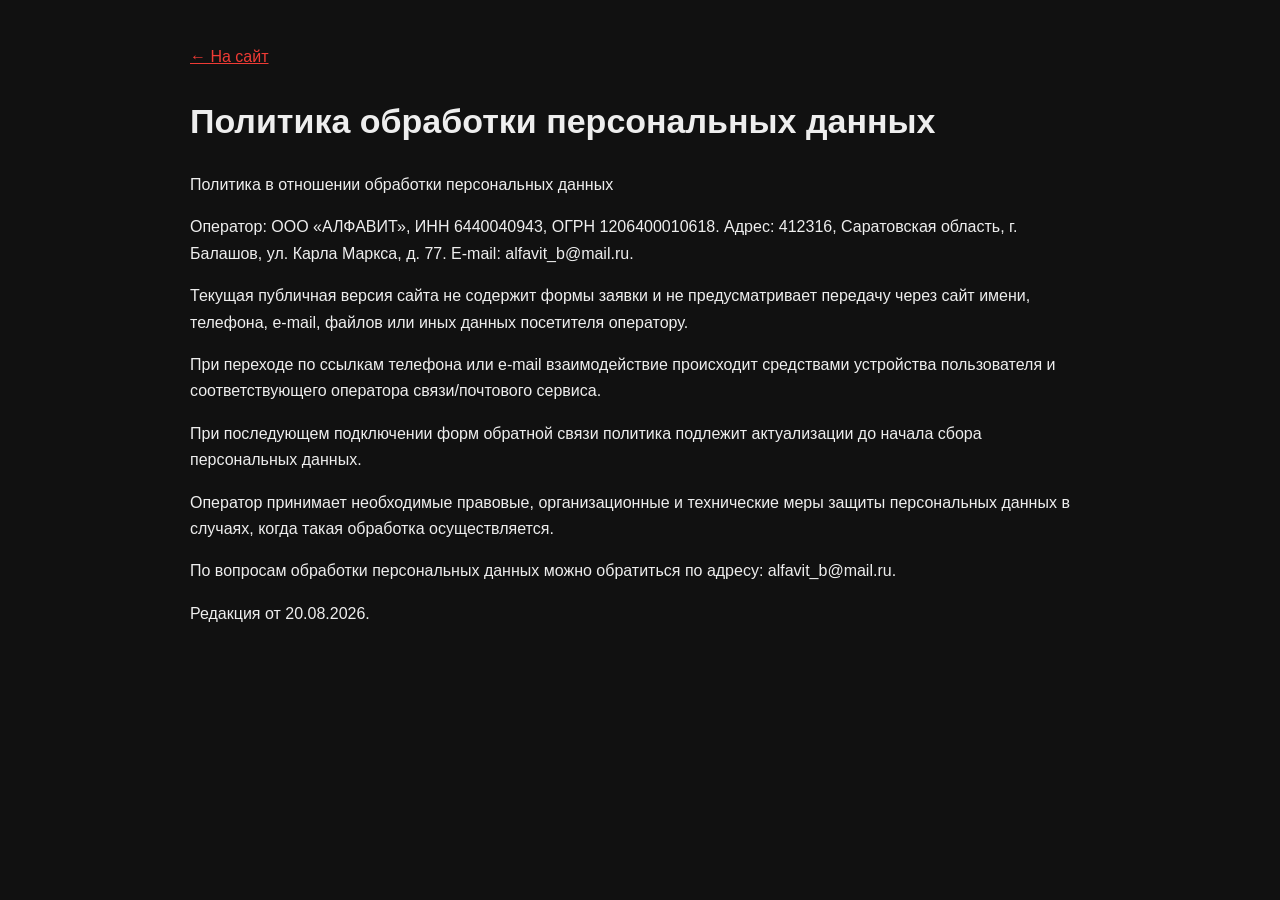
<file: privacy-policy.html>
<!doctype html><html lang="ru"><head><meta charset="utf-8"><meta name="viewport" content="width=device-width,initial-scale=1"><title>Политика обработки персональных данных — РПК «Алфавит»</title><meta name="robots" content="index,follow"><style>body{margin:0;background:#111;color:#eee;font:16px/1.65 Arial,sans-serif}main{max-width:900px;margin:auto;padding:44px 22px 80px}a{color:#ef3b35}h1{font-size:34px}</style></head><body><main><a href="index.html">← На сайт</a><h1>Политика обработки персональных данных</h1><p>Политика в отношении обработки персональных данных</p><p>Оператор: ООО «АЛФАВИТ», ИНН 6440040943, ОГРН 1206400010618.
Адрес: 412316, Саратовская область, г. Балашов, ул. Карла Маркса, д. 77.
E-mail: alfavit_b@mail.ru.</p><p>Текущая публичная версия сайта не содержит формы заявки и не предусматривает передачу через сайт имени, телефона, e-mail, файлов или иных данных посетителя оператору.</p><p>При переходе по ссылкам телефона или e-mail взаимодействие происходит средствами устройства пользователя и соответствующего оператора связи/почтового сервиса.</p><p>При последующем подключении форм обратной связи политика подлежит актуализации до начала сбора персональных данных.</p><p>Оператор принимает необходимые правовые, организационные и технические меры защиты персональных данных в случаях, когда такая обработка осуществляется.</p><p>По вопросам обработки персональных данных можно обратиться по адресу: alfavit_b@mail.ru.</p><p>Редакция от 20.08.2026.</p></main></body></html>
</file>
<file: style.css>
:root{--red:#e31d1a;--black:#0b0b0b;--paper:#f5f3ee;--line:#ddd8d0;--muted:#7b7770}
*{box-sizing:border-box}html{scroll-behavior:smooth}body{margin:0;font-family:Arial,Helvetica,sans-serif;color:#111;background:#fff}a{text-decoration:none;color:inherit}img{display:block;max-width:100%}svg{width:100%;height:100%;fill:none;stroke:currentColor;stroke-width:2;stroke-linecap:round;stroke-linejoin:round}
.topbar{position:sticky;top:0;z-index:50;height:90px;display:grid;grid-template-columns:250px 1fr auto;align-items:center;gap:30px;padding:0 4vw;background:#fff;border-bottom:1px solid #ece8e0}.logo img{height:46px;width:auto}.topbar nav{display:flex;justify-content:center;gap:32px;font-size:14px}.topbar nav a:hover{color:var(--red)}.header-cta,.primary{background:var(--red);color:#fff;padding:15px 24px;border-radius:999px;font-size:14px;font-weight:700;border:0}
.hero{display:grid;grid-template-columns:.86fr 1.14fr;min-height:660px}.hero-copy{padding:62px 4.5vw;background:var(--paper);display:flex;flex-direction:column;justify-content:center}.eyebrow{color:var(--red);font-size:11px;letter-spacing:.14em;font-weight:700}.hero h1{font-size:clamp(52px,5vw,78px);line-height:.96;letter-spacing:-.055em;margin:18px 0 25px}.hero-copy>p{font-size:20px;line-height:1.5;max-width:570px}.hero-benefits{display:grid;grid-template-columns:repeat(3,1fr);gap:15px;margin:24px 0 30px}.hero-benefits div{display:flex;align-items:center;gap:10px}.hero-benefits i{width:38px;height:38px;color:var(--red)}.hero-benefits span{font-size:12px;font-weight:700}.hero-actions{display:flex;align-items:center;gap:24px}.text-link{font-weight:700;font-size:13px}.hero-image{position:relative;background:#111;overflow:hidden}.hero-image img{width:100%;height:100%;object-fit:cover}.hero-image>span{position:absolute;left:16px;bottom:16px;background:rgba(15,15,15,.78);color:#ddd;padding:7px 10px;border-radius:999px;font-size:10px}
.services{padding:22px 4vw 36px;background:#0e0e0e;color:#fff}.section-head{display:flex;justify-content:space-between;align-items:end;gap:25px;padding:22px 0}.section-head small{color:var(--red);font-weight:700;font-size:11px}.section-head h2{font-size:42px;margin:6px 0}.section-head p{margin:0;color:#817d76}.dark-head p{color:#aaa}.ghost,.outline{border:1px solid #666;border-radius:999px;padding:12px 18px;background:transparent;color:inherit;font-size:13px}
.service-grid{display:grid;grid-template-columns:repeat(4,1fr);gap:14px}.service-card{position:relative;border:1px solid #2c2c2c;border-radius:18px;overflow:hidden;background:#141414}.service-card>img{width:100%;height:220px;object-fit:cover}.service-icon{position:absolute;left:14px;top:14px;width:52px;height:52px;color:var(--red);background:rgba(15,15,15,.84);padding:10px;border-radius:12px;border:1px solid #353535}.service-body{padding:14px}.service-body h3{font-size:18px;margin:0 0 7px}.service-body p{font-size:12px;color:#b4b0aa;line-height:1.45;min-height:52px}.service-body span{font-size:9px;color:#666}
.works{padding:30px 4vw 40px;background:#fff}.works .section-head p{color:#888}.works-row{display:grid;grid-template-columns:repeat(5,1fr);gap:14px}.work-card{margin:0;border-radius:14px;overflow:hidden;background:#eee}.work-card img{width:100%;height:190px;object-fit:cover}.works-more{display:none;grid-template-columns:repeat(5,1fr);gap:14px;margin-top:14px}.works-more.show{display:grid}.outline{color:#222;border-color:#cfc8be;cursor:pointer}
.stats{display:grid;grid-template-columns:repeat(5,1fr);padding:30px 4vw;background:#0b0b0b;color:#fff}.stats div{display:grid;grid-template-columns:46px 1fr;grid-template-rows:auto auto;column-gap:12px;padding:5px 24px;border-right:1px solid #333}.stats div:last-child{border-right:0}.stats i{grid-row:1/3;width:38px;height:38px;color:var(--red)}.stats b{color:var(--red);font-size:17px}.stats span{font-size:12px;color:#d6d2cc}
.steps{padding:34px 4vw 44px}.step-grid{display:grid;grid-template-columns:repeat(5,1fr);gap:20px}.step-grid article{text-align:center}.step-grid i{display:block;width:44px;height:44px;color:var(--red);margin:0 auto 12px}.step-grid b{font-size:13px}.step-grid p{font-size:12px;color:#777;line-height:1.45}
.calc{display:grid;grid-template-columns:1fr 1fr;gap:5vw;padding:38px 4vw;background:#0d0d0d;color:#fff}.calc span{color:var(--red);font-size:11px;letter-spacing:.12em;font-weight:700}.calc h2{font-size:38px;margin:10px 0}.calc p{color:#aaa;line-height:1.6}.calc form{display:grid;grid-template-columns:1fr 1fr;gap:12px;align-content:center}.calc input,.calc select{padding:14px;border-radius:11px;border:1px solid #333;background:#151515;color:#fff}.calc button{grid-column:1/-1}
.faq{padding:40px 4vw}.faq details{border-top:1px solid var(--line);padding:19px 0}.faq details:last-child{border-bottom:1px solid var(--line)}.faq summary{font-size:18px;font-weight:700;cursor:pointer}.faq p{color:#777;line-height:1.6}
footer{display:grid;grid-template-columns:220px 1fr 1fr auto;gap:24px;align-items:center;padding:34px 4vw;background:#080808;color:#fff}footer img{height:40px;width:auto}footer div{display:flex;flex-direction:column;gap:4px}footer span{font-size:12px;color:#777}
@media(max-width:1000px){.topbar{grid-template-columns:1fr auto}.topbar nav{display:none}.hero{grid-template-columns:1fr}.hero-image{min-height:520px}.service-grid{grid-template-columns:repeat(2,1fr)}.works-row,.works-more{grid-template-columns:repeat(3,1fr)}.stats{grid-template-columns:1fr 1fr}.stats div{border-right:0;border-bottom:1px solid #292929}.step-grid{grid-template-columns:1fr 1fr}.calc{grid-template-columns:1fr}footer{grid-template-columns:1fr 1fr}}
@media(max-width:600px){.topbar{height:74px}.logo img{height:36px}.header-cta{padding:11px 14px}.hero-copy{padding:55px 5vw}.hero h1{font-size:46px}.hero-benefits{grid-template-columns:1fr}.hero-image{min-height:360px}.services,.works,.steps,.calc,.faq{padding-left:5vw;padding-right:5vw}.service-grid{grid-template-columns:1fr}.service-card>img{height:240px}.works-row,.works-more{grid-template-columns:1fr 1fr}.work-card img{height:170px}.stats{grid-template-columns:1fr}.step-grid{grid-template-columns:1fr}.calc form{grid-template-columns:1fr}.calc button{grid-column:auto}footer{grid-template-columns:1fr}}

/* AUDIT FIXED: global behavior */
html{scroll-padding-top:105px}
button,input,select,textarea{font:inherit}.menu-toggle{display:none;background:none;border:0;font-size:28px;line-height:1;cursor:pointer;color:#111}

/* Unified service grid */
.service-grid{display:grid;grid-template-columns:repeat(4,minmax(0,1fr));gap:16px}.service-card{position:relative;overflow:hidden;border:1px solid #303033;border-radius:18px;background:#141414;cursor:pointer;transition:transform .2s ease,border-color .2s ease}.service-card:hover,.service-card:focus-visible{transform:translateY(-3px);border-color:var(--red);outline:2px solid transparent}.service-card>img{width:100%;height:auto;aspect-ratio:1400/660;object-fit:cover;object-position:center;display:block}.service-card .service-icon{position:absolute;top:14px;left:14px;z-index:8;width:50px;height:50px;border-radius:13px;background:var(--red);display:flex;align-items:center;justify-content:center;padding:10px;box-shadow:0 8px 18px rgba(0,0,0,.22);color:#fff}.service-card .service-icon svg{width:100%;height:100%;fill:none;stroke:#fff;stroke-width:2}.service-card .service-body{padding:16px}.service-card .service-body h3{margin:0 0 8px;font-size:20px;line-height:1.15}.service-card .service-body p{margin:0 0 16px;color:#aaa;line-height:1.45;min-height:44px}.service-card .service-body span{font-size:9px;color:#666}

/* Commercial form */
.calc form textarea{grid-column:1/-1;min-height:92px;resize:vertical;background:#151515;border:1px solid #333;border-radius:12px;color:#fff;padding:14px}.file-label{display:flex;align-items:center;justify-content:center;border:1px solid #444;border-radius:12px;padding:13px;color:#ddd;cursor:pointer}.file-label input{display:none}.file-hint{display:block;color:#777;font-size:11px;align-self:center}.consent{grid-column:1/-1;font-size:12px;color:#aaa}.consent a{text-decoration:underline}.form-status{grid-column:1/-1;font-size:13px;min-height:18px}.hp-field{position:absolute!important;left:-9999px!important;width:1px!important;height:1px!important;opacity:0!important}

/* Contacts */
.contacts{padding:70px 4%;background:#fff}.contact-grid{display:grid;grid-template-columns:repeat(3,1fr);gap:16px}.contact-grid article{border:1px solid #ddd;border-radius:18px;padding:22px;display:flex;flex-direction:column;gap:8px}.contact-grid b{font-size:18px}.contact-grid span{color:#666}.contact-grid a,footer a[href^="tel:"]{color:inherit;text-decoration:none}.contact-grid a:hover,footer a[href^="tel:"]:hover{text-decoration:underline}.privacy-note{margin-top:20px;color:#777;font-size:12px;line-height:1.5;max-width:900px}

/* Modal / gallery */
.modal,.lightbox{position:fixed;inset:0;background:#000c;z-index:1000;display:none;align-items:center;justify-content:center;padding:20px}.modal.show,.lightbox.show{display:flex}.modal-card{position:relative;background:#151515;color:#fff;max-width:620px;width:100%;border:1px solid #333;border-radius:22px;padding:34px}.modal-card h3{font-size:32px;margin:0 0 14px}.modal-card p{color:#bbb;line-height:1.6}.modal-close,.lightbox-close{position:absolute;right:18px;top:12px;background:none;border:0;color:#fff;font-size:36px;cursor:pointer}.lightbox img{max-width:88vw;max-height:84vh;border-radius:16px;object-fit:contain}.lightbox-prev,.lightbox-next{position:absolute;top:50%;transform:translateY(-50%);border:0;background:#111c;color:#fff;font-size:50px;width:54px;height:70px;border-radius:12px;cursor:pointer}.lightbox-prev{left:2%}.lightbox-next{right:2%}.works .work-card{cursor:zoom-in}.works .work-card img{transition:transform .25s ease}.works .work-card:hover img{transform:scale(1.025)}

@media(max-width:1050px){.service-grid{grid-template-columns:repeat(2,minmax(0,1fr))}.contact-grid{grid-template-columns:repeat(2,1fr)}}
@media(max-width:1000px){.topbar{grid-template-columns:1fr auto auto}.menu-toggle{display:block;order:2}.header-cta{order:3}.topbar nav{display:none;position:absolute;top:100%;left:0;right:0;background:#fff;border-bottom:1px solid #e6e2dc;padding:14px 5vw;box-shadow:0 12px 24px #0001;flex-direction:column;gap:0}.topbar nav.open{display:flex}.topbar nav a{padding:12px 0;border-bottom:1px solid #f0ede8}.topbar nav a:last-child{border-bottom:0}}
@media(max-width:620px){html{scroll-padding-top:84px}.service-grid{grid-template-columns:1fr}.service-card .service-body p{min-height:0}.contact-grid{grid-template-columns:1fr}.modal-card h3{font-size:26px}.lightbox-prev,.lightbox-next{width:42px;height:58px;font-size:38px}.header-cta{font-size:0;padding:12px}.header-cta::after{content:'Расчёт';font-size:12px}}

.contact-grid a,.footer-contacts a,.form-offline-note a{color:inherit;text-decoration:none}
.contact-grid a:hover,.footer-contacts a:hover,.form-offline-note a:hover{text-decoration:underline}
.footer-contacts{display:flex;gap:18px;flex-wrap:wrap;align-items:center;margin-top:18px}
.form-offline-note{margin:0 0 16px;padding:12px 14px;border:1px solid rgba(255,255,255,.12);border-radius:10px;color:#bbb;background:rgba(255,255,255,.03)}
@media(max-width:620px){.footer-contacts{flex-direction:column;align-items:flex-start;gap:8px}}

/* Public contact CTA, no personal-data form */
.contact-cta{align-items:center}
.contact-cta-grid{display:grid;grid-template-columns:repeat(3,minmax(0,1fr));gap:14px;width:100%}
.contact-cta-card{display:flex;flex-direction:column;gap:7px;padding:20px 22px;border:1px solid rgba(255,255,255,.14);border-radius:14px;background:rgba(255,255,255,.035);color:inherit;text-decoration:none;transition:transform .18s ease,border-color .18s ease}
.contact-cta-card:hover{transform:translateY(-2px);border-color:#e31d1a}
.contact-cta-card b{font-size:17px;color:#fff}
.contact-cta-card span{color:#b8b8b8}
.contact-cta-note{grid-column:1/-1;margin:12px 0 0;color:#999;font-size:13px}
@media(max-width:800px){.contact-cta-grid{grid-template-columns:1fr}.contact-cta{display:block}}

.seo-locality{max-width:1360px;margin:14px auto 0;padding:0 18px 20px;color:#666;font-size:12px;line-height:1.5}
.legal-links{max-width:1360px;margin:8px auto 0;padding:0 18px 8px;font-size:12px}
.legal-links a{color:#777}
</file>
